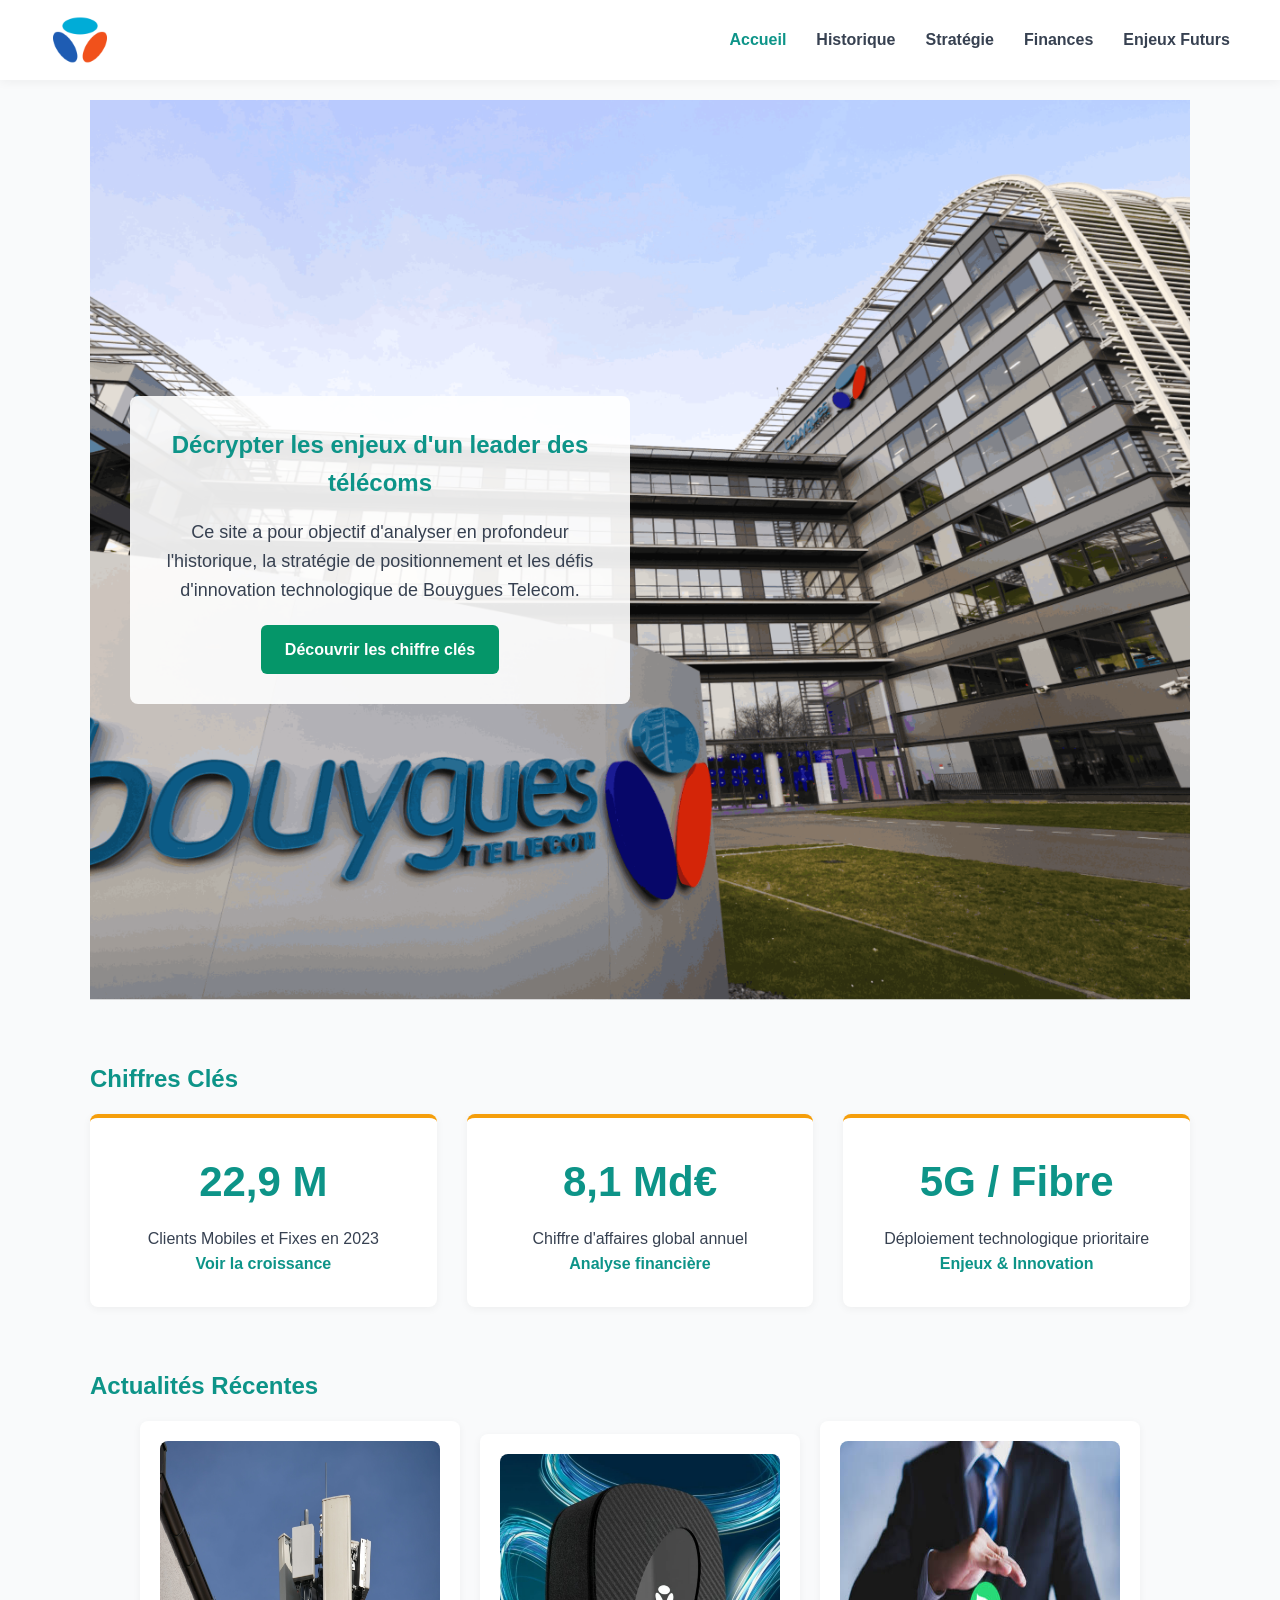
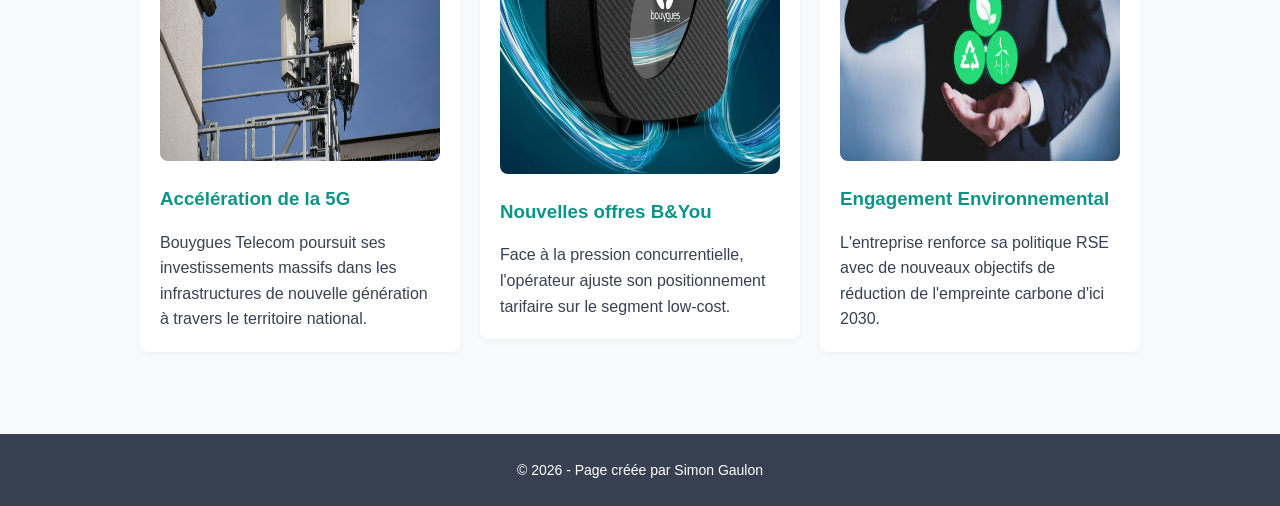
<file: index.html>
<!DOCTYPE html>
<html lang="fr">
<head>
    <meta charset="UTF-8">
    <meta name="viewport" content="width=device-width, initial-scale=1.0">
    <title>Accueil  - Bouygues Telecom</title>
    <link rel="stylesheet" href="style.css">
    <link rel="icon" type="image/x-icon" href="./Bouygues.ico">
</head>
<body>

    <header>
        <div class="logo">
            <img src="./bouygues-telecom-logo.png" alt="Logo de Bouygues Telecom" width="60" height="60">
        </div>        
        <nav>
            <ul>
                <li><a href="index.html" class="active">Accueil</a></li>
                <li><a href="histoire.html">Historique</a></li>
                <li><a href="strategie.html">Stratégie</a></li>
                <li><a href="finances.html">Finances</a></li>
                <li><a href="enjeux.html">Enjeux Futurs</a></li>
            </ul>
        </nav>
    </header>

    <main>

        <section class="hero">
            <div class="hero-message">
                <h1>Décrypter les enjeux d'un leader des télécoms</h1>
                <p style="color:#374151;">Ce site a pour objectif d'analyser en profondeur l'historique, la stratégie de positionnement et les défis d'innovation technologique de Bouygues Telecom.</p>
                <a href="#chiffres-cles" class="btn">Découvrir les chiffre clés</a>
            </div>
        </section>

        <section id="chiffres-cles">
            <h2>Chiffres Clés</h2>
            <div class="key-figures-container">
                <div class="figure-card">
                    <div class="number">22,9 M</div>
                    <p>Clients Mobiles et Fixes en 2023</p>
                    <a href="#" class="text-link">Voir la croissance</a>
                </div>
                <div class="figure-card">
                    <div class="number">8,1 Md€</div>
                    <p>Chiffre d'affaires global annuel</p>
                    <a href="#" class="text-link">Analyse financière</a>
                </div>
                <div class="figure-card">
                    <div class="number">5G / Fibre</div>
                    <p>Déploiement technologique prioritaire</p>
                    <a href="#" class="text-link">Enjeux & Innovation</a>
                </div>
            </div>
        </section>

        <section id="actualites">
            <h2>Actualités Récentes</h2>
            <div class="news-carousel">
                <div class="news-item">
                    <img src="./actualite-5g.jpg" class="news-img" alt="Stratégie 5G" loading="lazy">
                    <h3>Accélération de la 5G</h3>
                    <p>Bouygues Telecom poursuit ses investissements massifs dans les infrastructures de nouvelle génération à travers le territoire national.</p>
                </div>
                <div class="news-item">
                    <img src="./actualite-byou.jpg" class="news-img" alt="Offres B&You" loading="lazy">
                    <h3>Nouvelles offres B&You</h3>
                    <p>Face à la pression concurrentielle, l'opérateur ajuste son positionnement tarifaire sur le segment low-cost.</p>
                </div>
                <div class="news-item">
                    <img src="./actualite-rse.jpg" class="news-img" alt="Initiatives RSE" loading="lazy">
                    <h3>Engagement Environnemental</h3>
                    <p>L'entreprise renforce sa politique RSE avec de nouveaux objectifs de réduction de l'empreinte carbone d'ici 2030.</p>
                </div>
            </div>
        </section>
    </main>

    <footer>
         <p>&copy; 2026 - Page créée par Simon Gaulon</p>
    </footer>

</body>
</html>
</file>
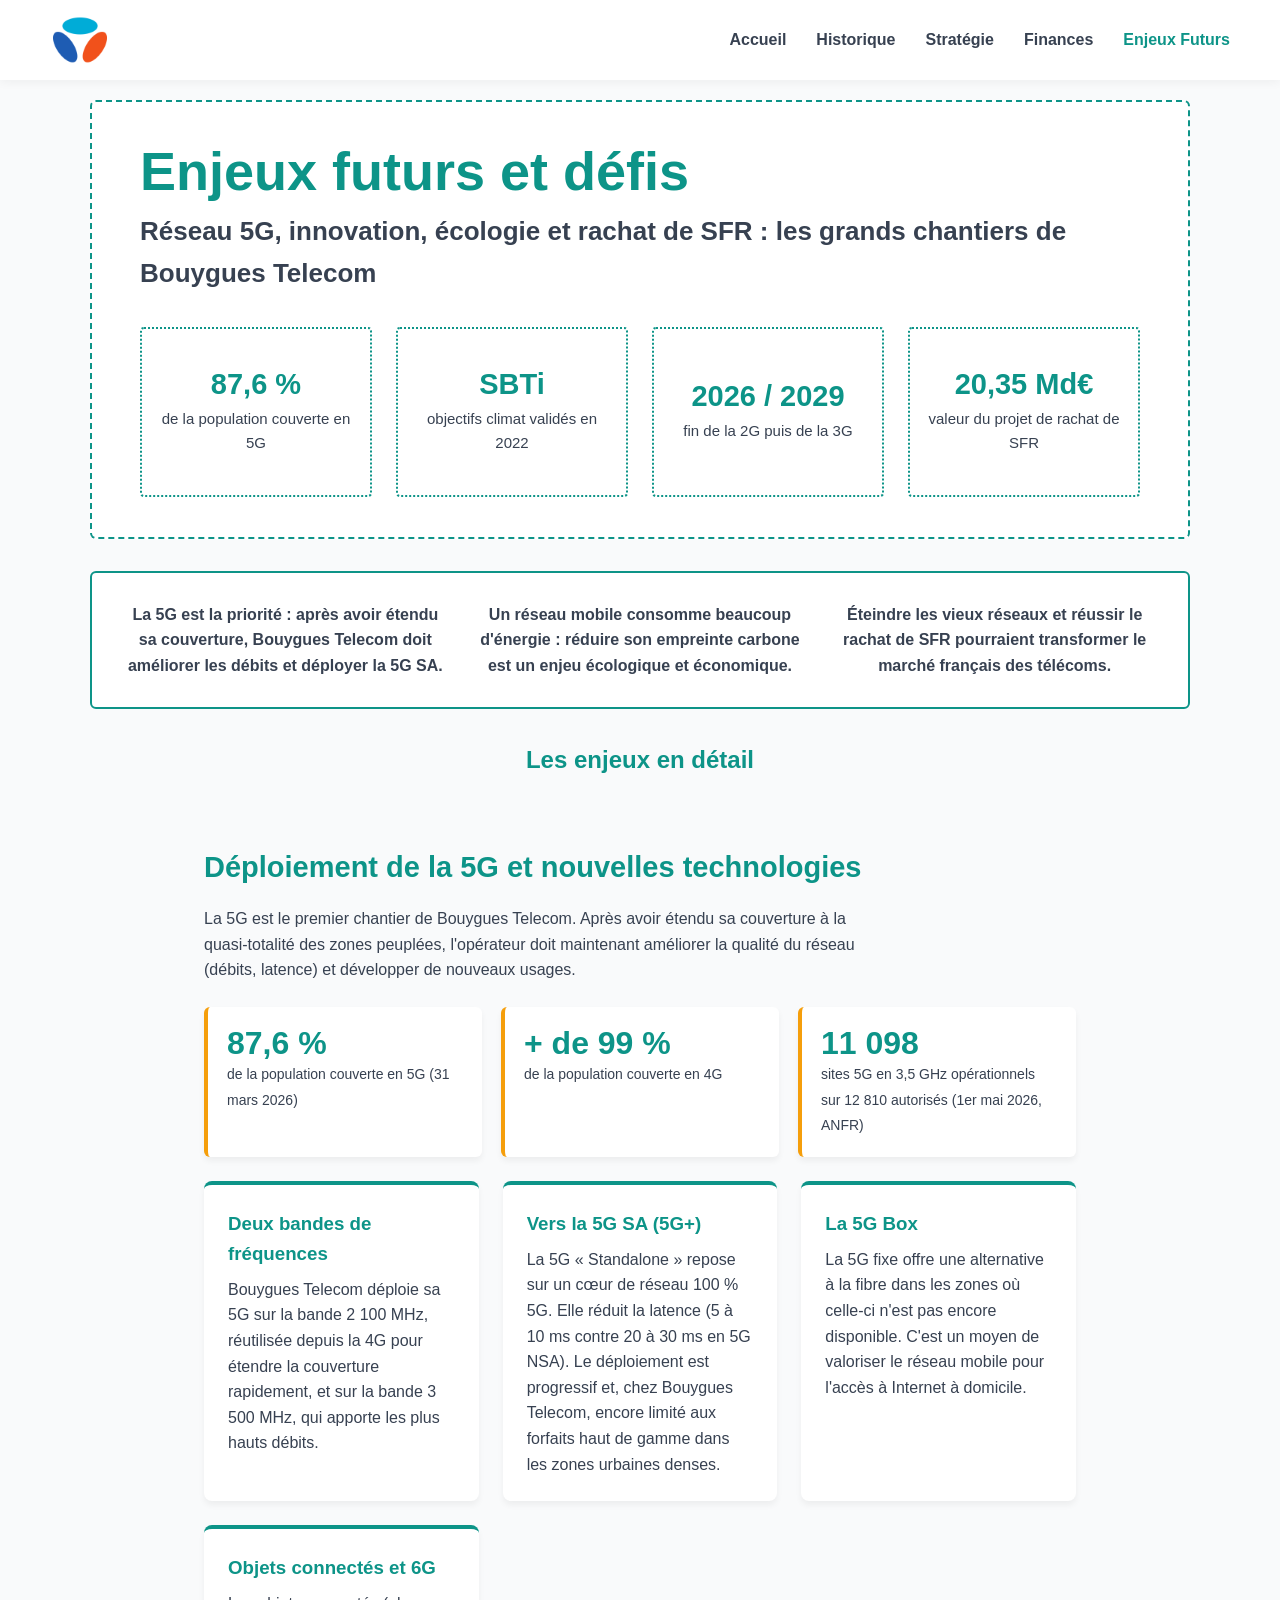
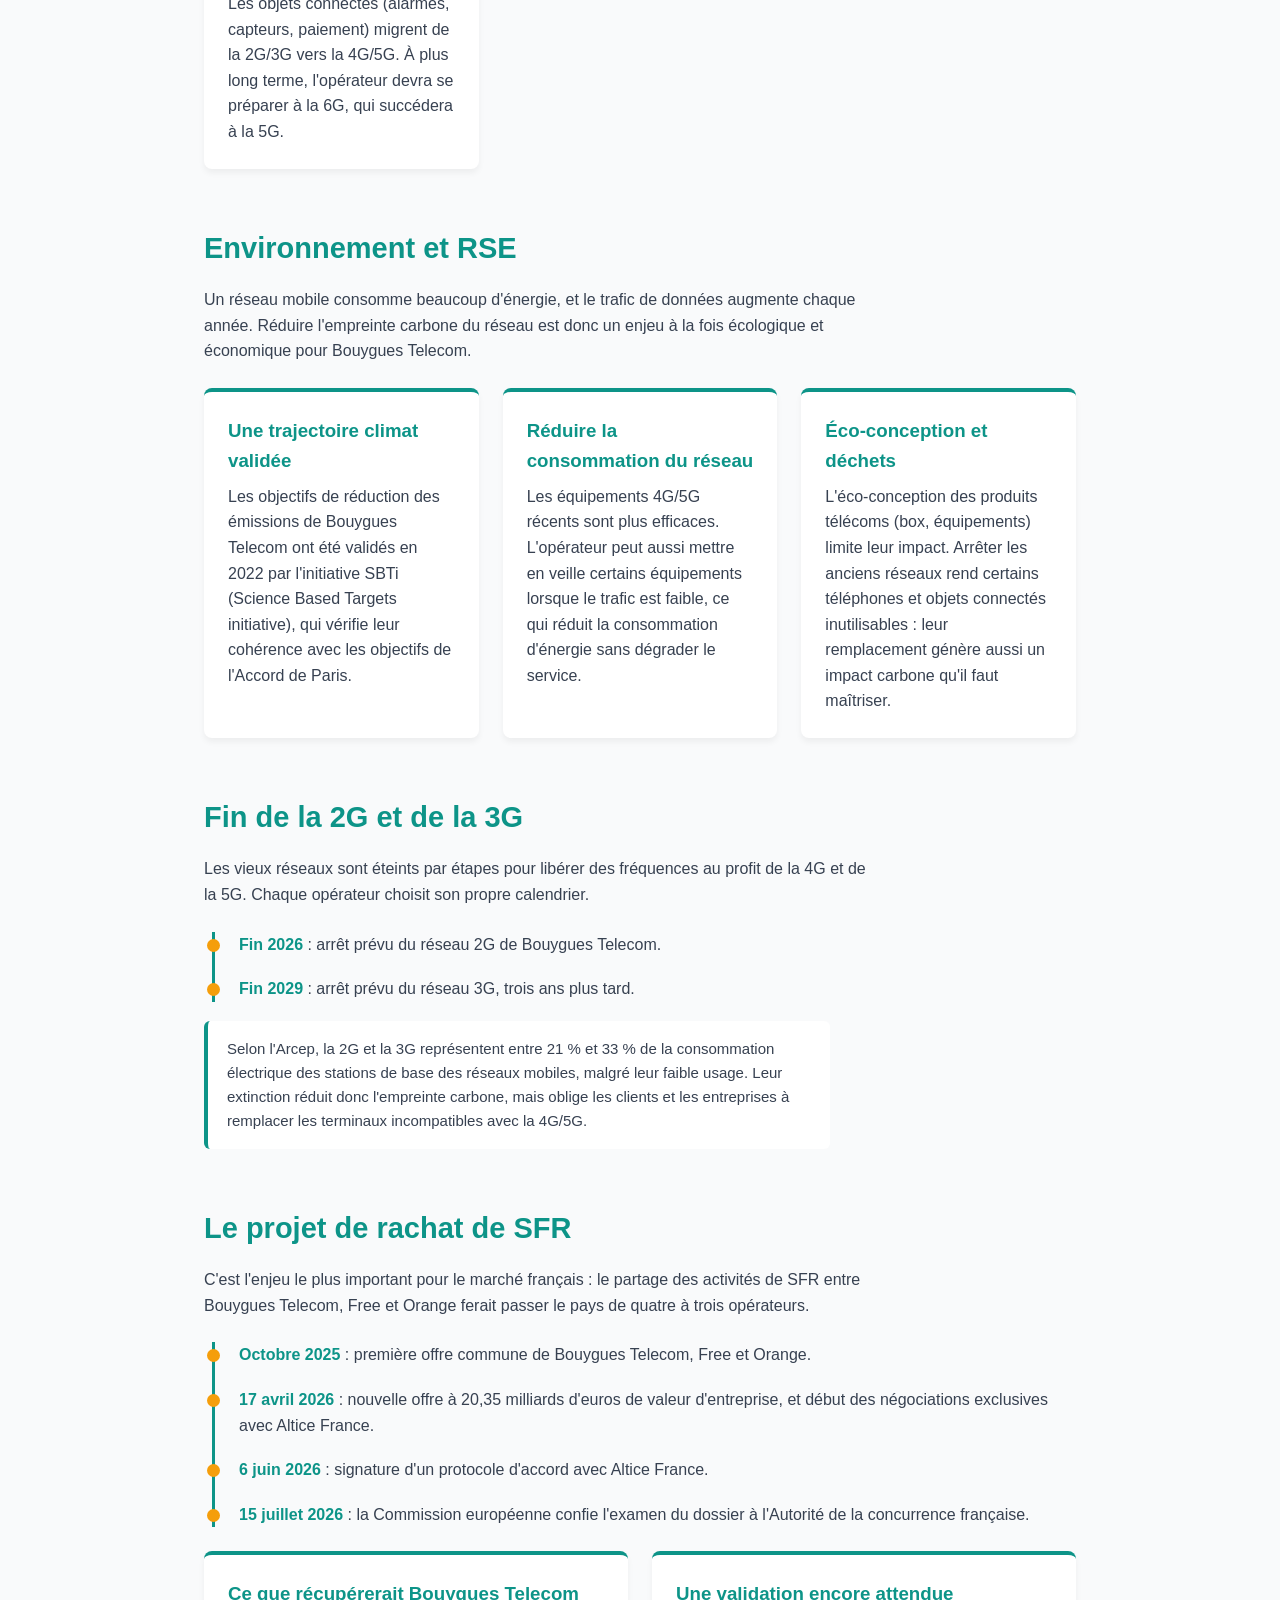
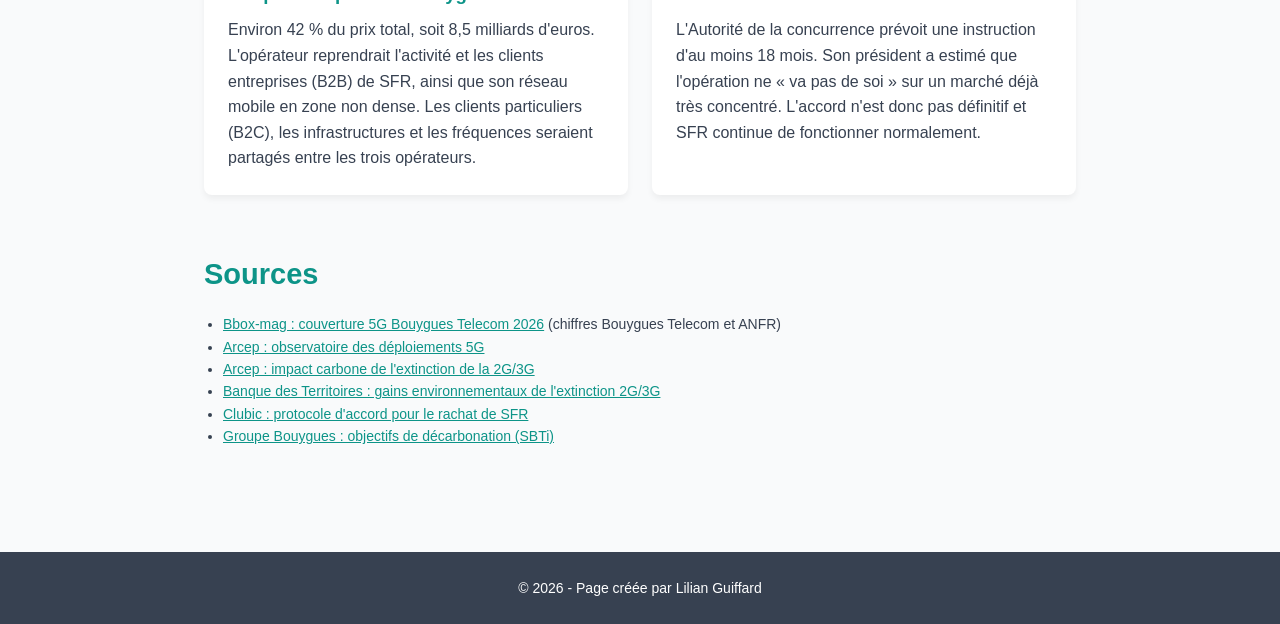
<file: enjeux.html>
<!DOCTYPE html>
<html lang="fr">
<head>
    <meta charset="UTF-8">
    <meta name="viewport" content="width=device-width, initial-scale=1.0">
    <title>Enjeux Futurs - Bouygues Telecom</title>
    <link rel="stylesheet" href="style.css">
    <link rel="icon" type="image/x-icon" href="./Bouygues.ico">

    
    <style>
        .enjeux-wrap {
            max-width: 1000px;
            margin: 0 auto;
            padding: 48px 5% 16px;
        }

        .enjeux-wrap section {
            margin-bottom: 56px;
        }

        .enjeux-wrap h2 {
            color: var(--primary-color);
            font-size: 29px;
            margin-bottom: 16px;
        }

        .enjeux-wrap h3 {
            color: var(--primary-color);
            margin-bottom: 8px;
        }

        .enjeux-wrap p {
            margin-bottom: 16px;
            max-width: 75ch;
        }

        
        .intro-panel {
            max-width: 1100px;
            margin: 100px auto 0;
            padding: 40px 48px;
            background: #fff;
            border: 2px dashed var(--primary-color);
            border-radius: 6px;
            width: 90%;
        }

        .intro-panel h1 {
            font-size: clamp(32px, 5vw, 54px);
            line-height: 1.1;
            color: var(--primary-color);
            margin-bottom: 10px;
        }

        .intro-panel .sous-titre {
            font-size: clamp(18px, 2.5vw, 26px);
            font-weight: 700;
            margin-bottom: 32px;
        }

        
        .tuiles {
            display: grid;
            grid-template-columns: repeat(4, 1fr);
            gap: 24px;
        }

        .tuile {
            display: flex;
            flex-direction: column;
            justify-content: center;
            align-items: center;
            text-align: center;
            min-height: 170px;
            padding: 16px;
            border: 2px dotted var(--primary-color);
            border-radius: 4px;
            color: var(--text-color);
            text-decoration: none;
            transition: box-shadow 0.25s, transform 0.25s;
        }

        .tuile:hover,
        .tuile:focus-visible {
            box-shadow: 0 8px 24px rgba(0, 85, 164, 0.18);
            transform: translateY(-3px);
        }

        .tuile strong {
            font-size: 29px;
            color: var(--primary-color);
            line-height: 1.1;
        }

        .tuile span {
            font-size: 15px;
            margin-top: 6px;
        }

        
        .trio {
            max-width: 1100px;
            width: 90%;
            margin: 32px auto 0;
            padding: 29px 32px;
            background: #fff;
            border: 2px solid var(--primary-color);
            border-radius: 6px;
            display: grid;
            grid-template-columns: repeat(3, 1fr);
            gap: 32px;
            text-align: center;
            font-weight: 700;
        }

        .trio p {
            margin: 0;
        }

        .detail-titre {
            text-align: center;
            margin-top: 32px;
            color: var(--primary-color);
        }



        
        .chiffres {
            display: grid;
            grid-template-columns: repeat(auto-fit, minmax(200px, 1fr));
            gap: 19px;
            margin: 24px 0;
        }

        .chiffre {
            background: #fff;
            border-left: 4px solid var(--accent-color);
            border-radius: 6px;
            padding: 19px;
            box-shadow: 0 4px 6px rgba(0, 0, 0, 0.05);
        }

        .chiffre strong {
            display: block;
            font-size: 32px;
            color: var(--primary-color);
            line-height: 1.1;
        }

        .chiffre span {
            font-size: 14px;
        }

        
        .grille {
            display: grid;
            grid-template-columns: repeat(auto-fit, minmax(260px, 1fr));
            gap: 24px;
            margin-top: 24px;
        }

        .grille .card {
            max-width: none;
            padding: 24px;
        }

        .grille .card p {
            margin-bottom: 0;
        }

        
        .frise {
            list-style: none;
            border-left: 3px solid var(--primary-color);
            margin: 24px 0 16px 8px;
            padding-left: 24px;
        }

        .frise li {
            position: relative;
            margin-bottom: 19px;
        }

        .frise li::before {
            content: "";
            position: absolute;
            left: calc(-24px - 8px);
            top: 7px;
            width: 13px;
            height: 13px;
            border-radius: 50%;
            background: var(--accent-color);
        }

        .frise time {
            font-weight: 700;
            color: var(--primary-color);
        }

        .note {
            background: #fff;
            border-radius: 6px;
            padding: 16px 19px;
            border-left: 4px solid var(--primary-color);
            font-size: 15px;
            max-width: 75ch;
        }

        .sources ul {
            padding-left: 19px;
            font-size: 14px;
        }

        .sources a {
            color: var(--primary-color);
        }

        
        .btn {
            transition: box-shadow 0.25s, transform 0.25s;
        }

        .btn:hover {
            background: var(--accent-color);
            box-shadow: 0 8px 24px rgba(255, 90, 0, 0.35);
            transform: translateY(-3px);
        }

    </style>
</head>
<body>

    <header>
        <div class="logo">
            <img src="./bouygues-telecom-logo.png" width="60" height="60" alt="Logo Bouygues Telecom">
        </div>
        <nav>
            <ul>
                <li><a href="index.html">Accueil</a></li>
                <li><a href="histoire.html">Historique</a></li>
                <li><a href="strategie.html">Stratégie</a></li>
                <li><a href="finances.html">Finances</a></li>
                <li><a href="enjeux.html" class="active">Enjeux Futurs</a></li>
            </ul>
        </nav>
    </header>

    <div class="intro-panel">
        <h1>Enjeux futurs et défis</h1>
        <p class="sous-titre">Réseau 5G, innovation, écologie et rachat de SFR : les grands chantiers de Bouygues Telecom</p>
        <div class="tuiles">
            <a class="tuile" href="#5g"><strong>87,6 %</strong><span>de la population couverte en 5G</span></a>
            <a class="tuile" href="#rse"><strong>SBTi</strong><span>objectifs climat validés en 2022</span></a>
            <a class="tuile" href="#reseaux"><strong>2026 / 2029</strong><span>fin de la 2G puis de la 3G</span></a>
            <a class="tuile" href="#sfr"><strong>20,35 Md€</strong><span>valeur du projet de rachat de SFR</span></a>
        </div>
    </div>

    <div class="trio">
        <p>La 5G est la priorité : après avoir étendu sa couverture, Bouygues Telecom doit améliorer les débits et déployer la 5G SA.</p>
        <p>Un réseau mobile consomme beaucoup d'énergie : réduire son empreinte carbone est un enjeu écologique et économique.</p>
        <p>Éteindre les vieux réseaux et réussir le rachat de SFR pourraient transformer le marché français des télécoms.</p>
    </div>

    <h2 class="detail-titre">Les enjeux en détail</h2>

    <main class="enjeux-wrap">

        
        <section id="5g">
            <h2>Déploiement de la 5G et nouvelles technologies</h2>
            <p>La 5G est le premier chantier de Bouygues Telecom. Après avoir étendu sa couverture à la quasi-totalité des zones peuplées, l'opérateur doit maintenant améliorer la qualité du réseau (débits, latence) et développer de nouveaux usages.</p>

            <div class="chiffres">
                <div class="chiffre">
                    <strong>87,6 %</strong>
                    <span>de la population couverte en 5G (31 mars 2026)</span>
                </div>
                <div class="chiffre">
                    <strong>+ de 99 %</strong>
                    <span>de la population couverte en 4G</span>
                </div>
                <div class="chiffre">
                    <strong>11 098</strong>
                    <span>sites 5G en 3,5 GHz opérationnels sur 12 810 autorisés (1er mai 2026, ANFR)</span>
                </div>
            </div>

            <div class="grille">
                <div class="card">
                    <h3>Deux bandes de fréquences</h3>
                    <p>Bouygues Telecom déploie sa 5G sur la bande 2 100 MHz, réutilisée depuis la 4G pour étendre la couverture rapidement, et sur la bande 3 500 MHz, qui apporte les plus hauts débits.</p>
                </div>
                <div class="card">
                    <h3>Vers la 5G SA (5G+)</h3>
                    <p>La 5G « Standalone » repose sur un cœur de réseau 100 % 5G. Elle réduit la latence (5 à 10 ms contre 20 à 30 ms en 5G NSA). Le déploiement est progressif et, chez Bouygues Telecom, encore limité aux forfaits haut de gamme dans les zones urbaines denses.</p>
                </div>
                <div class="card">
                    <h3>La 5G Box</h3>
                    <p>La 5G fixe offre une alternative à la fibre dans les zones où celle-ci n'est pas encore disponible. C'est un moyen de valoriser le réseau mobile pour l'accès à Internet à domicile.</p>
                </div>
                <div class="card">
                    <h3>Objets connectés et 6G</h3>
                    <p>Les objets connectés (alarmes, capteurs, paiement) migrent de la 2G/3G vers la 4G/5G. À plus long terme, l'opérateur devra se préparer à la 6G, qui succédera à la 5G.</p>
                </div>
            </div>
        </section>

        
        <section id="rse">
            <h2>Environnement et RSE</h2>
            <p>Un réseau mobile consomme beaucoup d'énergie, et le trafic de données augmente chaque année. Réduire l'empreinte carbone du réseau est donc un enjeu à la fois écologique et économique pour Bouygues Telecom.</p>

            <div class="grille">
                <div class="card">
                    <h3>Une trajectoire climat validée</h3>
                    <p>Les objectifs de réduction des émissions de Bouygues Telecom ont été validés en 2022 par l'initiative SBTi (Science Based Targets initiative), qui vérifie leur cohérence avec les objectifs de l'Accord de Paris.</p>
                </div>
                <div class="card">
                    <h3>Réduire la consommation du réseau</h3>
                    <p>Les équipements 4G/5G récents sont plus efficaces. L'opérateur peut aussi mettre en veille certains équipements lorsque le trafic est faible, ce qui réduit la consommation d'énergie sans dégrader le service.</p>
                </div>
                <div class="card">
                    <h3>Éco-conception et déchets</h3>
                    <p>L'éco-conception des produits télécoms (box, équipements) limite leur impact. Arrêter les anciens réseaux rend certains téléphones et objets connectés inutilisables : leur remplacement génère aussi un impact carbone qu'il faut maîtriser.</p>
                </div>
            </div>
        </section>

        
        <section id="reseaux">
            <h2>Fin de la 2G et de la 3G</h2>
            <p>Les vieux réseaux sont éteints par étapes pour libérer des fréquences au profit de la 4G et de la 5G. Chaque opérateur choisit son propre calendrier.</p>

            <ul class="frise">
                <li><time datetime="2026">Fin 2026</time> : arrêt prévu du réseau 2G de Bouygues Telecom.</li>
                <li><time datetime="2029">Fin 2029</time> : arrêt prévu du réseau 3G, trois ans plus tard.</li>
            </ul>

            <p class="note">Selon l'Arcep, la 2G et la 3G représentent entre 21 % et 33 % de la consommation électrique des stations de base des réseaux mobiles, malgré leur faible usage. Leur extinction réduit donc l'empreinte carbone, mais oblige les clients et les entreprises à remplacer les terminaux incompatibles avec la 4G/5G.</p>
        </section>

        <section id="sfr">
            <h2>Le projet de rachat de SFR</h2>
            <p>C'est l'enjeu le plus important pour le marché français : le partage des activités de SFR entre Bouygues Telecom, Free et Orange ferait passer le pays de quatre à trois opérateurs.</p>

            <ul class="frise">
                <li><time datetime="2025-10">Octobre 2025</time> : première offre commune de Bouygues Telecom, Free et Orange.</li>
                <li><time datetime="2026-04-17">17 avril 2026</time> : nouvelle offre à 20,35 milliards d'euros de valeur d'entreprise, et début des négociations exclusives avec Altice France.</li>
                <li><time datetime="2026-06-06">6 juin 2026</time> : signature d'un protocole d'accord avec Altice France.</li>
                <li><time datetime="2026-07-15">15 juillet 2026</time> : la Commission européenne confie l'examen du dossier à l'Autorité de la concurrence française.</li>
            </ul>

            <div class="grille">
                <div class="card">
                    <h3>Ce que récupérerait Bouygues Telecom</h3>
                    <p>Environ 42 % du prix total, soit 8,5 milliards d'euros. L'opérateur reprendrait l'activité et les clients entreprises (B2B) de SFR, ainsi que son réseau mobile en zone non dense. Les clients particuliers (B2C), les infrastructures et les fréquences seraient partagés entre les trois opérateurs.</p>
                </div>
                <div class="card">
                    <h3>Une validation encore attendue</h3>
                    <p>L'Autorité de la concurrence prévoit une instruction d'au moins 18 mois. Son président a estimé que l'opération ne « va pas de soi » sur un marché déjà très concentré. L'accord n'est donc pas définitif et SFR continue de fonctionner normalement.</p>
                </div>
            </div>
        </section>

        <section class="sources">
            <h2>Sources</h2>
            <ul>
                <li><a href="https://www.bbox-mag.fr/mobiles/reseau/couverture-5g-bouygues-telecom-2026/44819031">Bbox-mag : couverture 5G Bouygues Telecom 2026</a> (chiffres Bouygues Telecom et ANFR)</li>
                <li><a href="https://www.arcep.fr/cartes-et-donnees/nos-cartes/5g/derniers-chiffres.html">Arcep : observatoire des déploiements 5G</a></li>
                <li><a href="https://www.arcep.fr/actualites/actualites-et-communiques/detail/n/environnement-110923.html">Arcep : impact carbone de l'extinction de la 2G/3G</a></li>
                <li><a href="https://www.banquedesterritoires.fr/lextinction-de-la-2g3g-pourrait-generer-des-gains-environnementaux-substantiels">Banque des Territoires : gains environnementaux de l'extinction 2G/3G</a></li>
                <li><a href="https://www.clubic.com/actualite-615757-grosse-avancee-pour-le-rachat-de-sfr-free-orange-bouygues-telecom-tombent-d-accord-avec-altice-les-details.html">Clubic : protocole d'accord pour le rachat de SFR</a></li>
                <li><a href="https://www.bouygues.com/app/uploads/2024/03/reponses-aux-questions-ecrites-des-actionnairesannexes_vf-1-1.pdf">Groupe Bouygues : objectifs de décarbonation (SBTi)</a></li>
            </ul>
        </section>

    </main>

    <footer>
        <p>&copy; 2026 - Page créée par Lilian Guiffard</p>
    </footer>

</body>
</html>
</file>
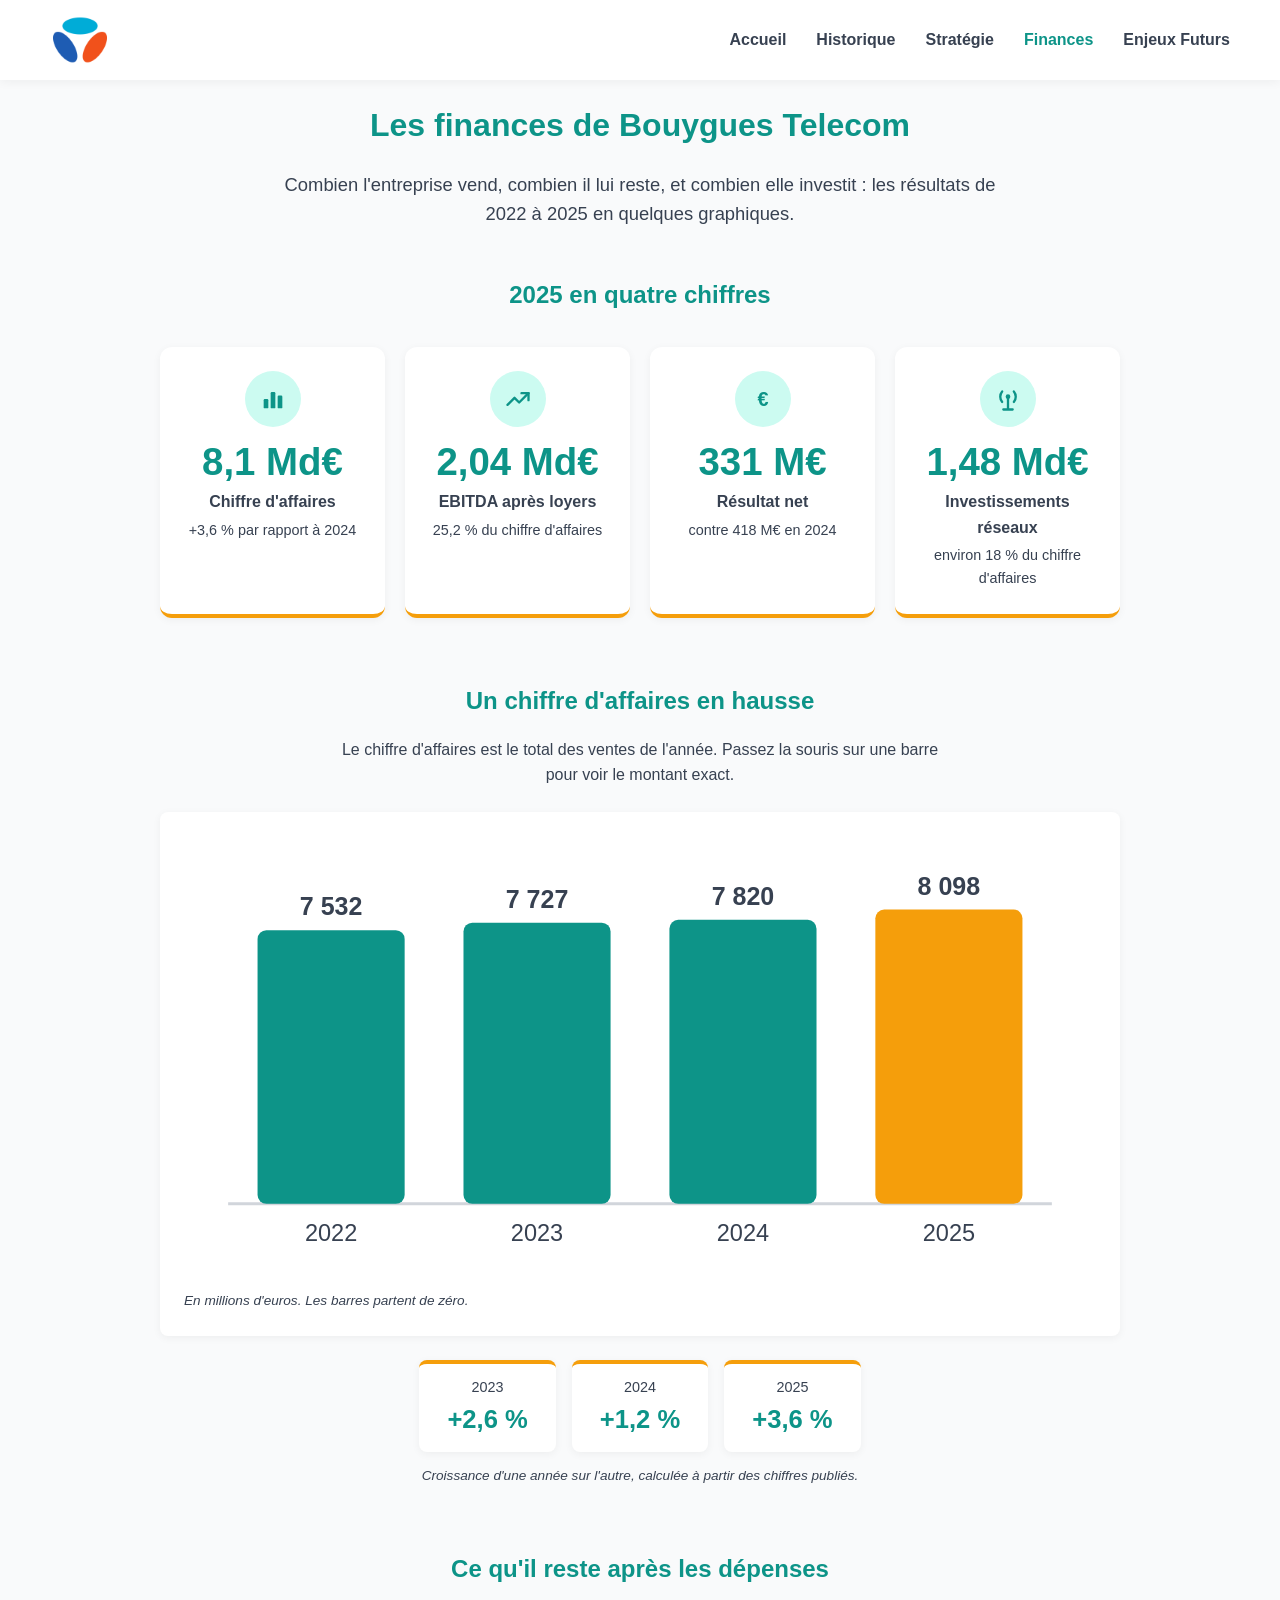
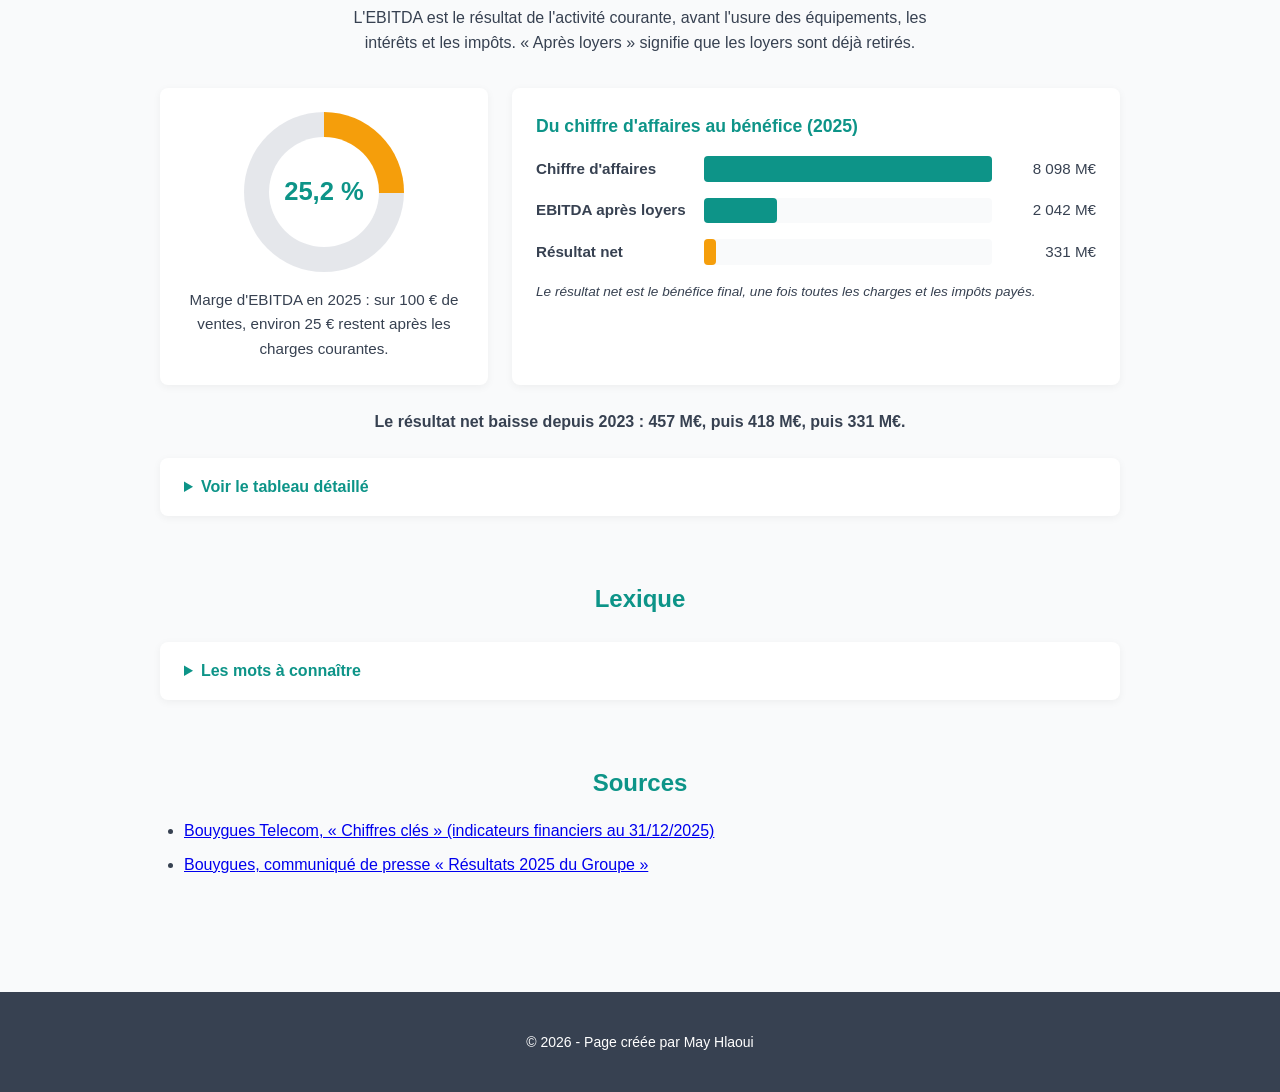
<file: finances.html>
<!DOCTYPE html>
<html lang="fr">
<head>
    <meta charset="UTF-8">
    <meta name="viewport" content="width=device-width, initial-scale=1.0">
    <title>Finances  - Bouygues Telecom</title>
    <link rel="stylesheet" href="finances.css">
    <link rel="icon" type="image/x-icon" href="./Bouygues.ico">
</head>
<body>

    <header>
        <div class="logo">
            <img src="./bouygues-telecom-logo.png"
                 width="60"
                 height="60"
                 alt="Logo Bouygues Telecom">
        </div>

        <nav>
            <ul>
                <li><a href="index.html">Accueil</a></li>
                <li><a href="histoire.html">Historique</a></li>
                <li><a href="strategie.html">Stratégie</a></li>
                <li><a href="finances.html" class="active">Finances</a></li>
                <li><a href="enjeux.html">Enjeux Futurs</a></li>
            </ul>
        </nav>
    </header>
    <main class="page-finances">

        <h1>Les finances de Bouygues Telecom</h1>
        <p class="intro">Combien l'entreprise vend, combien il lui reste, et combien elle investit : les résultats de 2022 à 2025 en quelques graphiques.</p>
        <section id="chiffres-cles">
            <h2>2025 en quatre chiffres</h2>
            <div class="stats">

                <div class="stat">
                    <div class="stat-icone">
                        <svg viewBox="0 0 24 24" aria-hidden="true"><rect x="4" y="12" width="4" height="8" rx="1"></rect><rect x="10" y="6" width="4" height="14" rx="1"></rect><rect x="16" y="9" width="4" height="11" rx="1"></rect></svg>
                    </div>
                    <div class="stat-chiffre">8,1 Md€</div>
                    <div class="stat-titre">Chiffre d'affaires</div>
                    <div class="stat-detail">+3,6 % par rapport à 2024</div>
                </div>

                <div class="stat">
                    <div class="stat-icone">
                        <svg viewBox="0 0 24 24" aria-hidden="true"><polyline points="3,17 9,11 13,15 21,7" class="trait"></polyline><polyline points="15,7 21,7 21,13" class="trait"></polyline></svg>
                    </div>
                    <div class="stat-chiffre">2,04 Md€</div>
                    <div class="stat-titre">EBITDA après loyers</div>
                    <div class="stat-detail">25,2 % du chiffre d'affaires</div>
                </div>

                <div class="stat">
                    <div class="stat-icone">
                        <svg viewBox="0 0 24 24" aria-hidden="true"><text x="12" y="18" text-anchor="middle" font-size="17" font-weight="bold">€</text></svg>
                    </div>
                    <div class="stat-chiffre">331 M€</div>
                    <div class="stat-titre">Résultat net</div>
                    <div class="stat-detail">contre 418 M€ en 2024</div>
                </div>

                <div class="stat">
                    <div class="stat-icone">
                        <svg viewBox="0 0 24 24" aria-hidden="true"><circle cx="12" cy="10" r="2"></circle><path d="M7 5.5a7 7 0 0 0 0 9M17 5.5a7 7 0 0 1 0 9M12 12v9M8 21h8" class="trait"></path></svg>
                    </div>
                    <div class="stat-chiffre">1,48 Md€</div>
                    <div class="stat-titre">Investissements réseaux</div>
                    <div class="stat-detail">environ 18 % du chiffre d'affaires</div>
                </div>

            </div>
        </section>

        <section id="chiffre-affaires">
            <h2>Un chiffre d'affaires en hausse</h2>
            <p class="legende-section">Le chiffre d'affaires est le total des ventes de l'année. Passez la souris sur une barre pour voir le montant exact.</p>

            <div class="carte graphique">
                <svg viewBox="0 0 620 300" role="img" aria-labelledby="titre-ca">
                    <title id="titre-ca">Chiffre d'affaires de Bouygues Telecom de 2022 à 2025, en millions d'euros</title>
                    <line x1="30" y1="250" x2="590" y2="250" class="axe"></line>

                    <rect x="50" y="64" width="100" height="186" rx="6" class="bar"><title>2022 : 7 532 M€</title></rect>
                    <rect x="190" y="59" width="100" height="191" rx="6" class="bar"><title>2023 : 7 727 M€</title></rect>
                    <rect x="330" y="57" width="100" height="193" rx="6" class="bar"><title>2024 : 7 820 M€</title></rect>
                    <rect x="470" y="50" width="100" height="200" rx="6" class="bar bar-actuelle"><title>2025 : 8 098 M€</title></rect>

                    <text x="100" y="54" text-anchor="middle" class="valeur-svg">7 532</text>
                    <text x="240" y="49" text-anchor="middle" class="valeur-svg">7 727</text>
                    <text x="380" y="47" text-anchor="middle" class="valeur-svg">7 820</text>
                    <text x="520" y="40" text-anchor="middle" class="valeur-svg">8 098</text>

                    <text x="100" y="275" text-anchor="middle">2022</text>
                    <text x="240" y="275" text-anchor="middle">2023</text>
                    <text x="380" y="275" text-anchor="middle">2024</text>
                    <text x="520" y="275" text-anchor="middle">2025</text>
                </svg>
                <p class="note">En millions d'euros. Les barres partent de zéro.</p>
            </div>

            <div class="croissance">
                <div class="puce"><span class="puce-annee">2023</span><span class="puce-valeur">+2,6 %</span></div>
                <div class="puce"><span class="puce-annee">2024</span><span class="puce-valeur">+1,2 %</span></div>
                <div class="puce"><span class="puce-annee">2025</span><span class="puce-valeur">+3,6 %</span></div>
            </div>
            <p class="note centre">Croissance d'une année sur l'autre, calculée à partir des chiffres publiés.</p>
        </section>

        <section id="rentabilite">
            <h2>Ce qu'il reste après les dépenses</h2>
            <p class="legende-section">L'EBITDA est le résultat de l'activité courante, avant l'usure des équipements, les intérêts et les impôts. « Après loyers » signifie que les loyers sont déjà retirés.</p>

            <div class="duo">
                <div class="carte carte-donut">
                    <div class="donut" style="--p: 25.2;"><span>25,2 %</span></div>
                    <p class="legende-carte">Marge d'EBITDA en 2025 : sur 100 € de ventes, environ 25 € restent après les charges courantes.</p>
                </div>

                <div class="carte carte-entonnoir">
                    <h3>Du chiffre d'affaires au bénéfice (2025)</h3>
                    <div class="barre">
                        <span class="etiquette">Chiffre d'affaires</span>
                        <div class="piste"><div class="remplissage" style="width: 100%;"></div></div>
                        <span class="montant">8 098 M€</span>
                    </div>
                    <div class="barre">
                        <span class="etiquette">EBITDA après loyers</span>
                        <div class="piste"><div class="remplissage" style="width: 25.2%;"></div></div>
                        <span class="montant">2 042 M€</span>
                    </div>
                    <div class="barre">
                        <span class="etiquette">Résultat net</span>
                        <div class="piste"><div class="remplissage remplissage-accent" style="width: 4.1%;"></div></div>
                        <span class="montant">331 M€</span>
                    </div>
                    <p class="note">Le résultat net est le bénéfice final, une fois toutes les charges et les impôts payés.</p>
                </div>
            </div>

            <p class="constat">Le résultat net baisse depuis 2023 : 457 M€, puis 418 M€, puis 331 M€.</p>

            <details>
                <summary>Voir le tableau détaillé</summary>
                <table>
                    <caption>Chiffre d'affaires, EBITDA après loyers et marge (en millions d'euros)</caption>
                    <thead>
                        <tr>
                            <th scope="col">Année</th>
                            <th scope="col">Chiffre d'affaires</th>
                            <th scope="col">EBITDA après loyers</th>
                            <th scope="col">Marge d'EBITDA</th>
                            <th scope="col">Résultat net</th>
                        </tr>
                    </thead>
                    <tbody>
                        <tr><td>2022</td><td>7 532</td><td>1 773</td><td>23,5 %</td><td>-</td></tr>
                        <tr><td>2023</td><td>7 727</td><td>1 969</td><td>25,5 %</td><td>457</td></tr>
                        <tr><td>2024</td><td>7 820</td><td>2 037</td><td>26,0 %</td><td>418</td></tr>
                        <tr><td>2025</td><td>8 098</td><td>2 042</td><td>25,2 %</td><td>331</td></tr>
                    </tbody>
                </table>
                <p class="note">Marge = EBITDA ÷ chiffre d'affaires, calculée à partir des chiffres publiés.</p>
            </details>
        </section>

        <section id="lexique">
            <h2>Lexique</h2>
            <details>
                <summary>Les mots à connaître</summary>
                <dl>
                    <dt>EBITDA</dt>
                    <dd>Résultat de l'activité courante, avant amortissements, intérêts et impôts.</dd>
                    <dt>Marge d'EBITDA</dt>
                    <dd>L'EBITDA divisé par le chiffre d'affaires, en pourcentage.</dd>
                    <dt>Investissement d'exploitation brut</dt>
                    <dd>Argent dépensé pour construire ou renouveler les équipements. « Hors fréquences » : l'achat des fréquences radio n'est pas compté.</dd>
                    <dt>M€ et Md€</dt>
                    <dd>Millions et milliards d'euros. 1 Md€ = 1 000 M€.</dd>
                </dl>
            </details>
        </section>

        <section class="sources">
            <h2>Sources</h2>
            <ul>
                <li><a href="https://www.corporate.bouyguestelecom.fr/nous-connaitre-2/chiffres-cles/" class="text-link" target="_blank" rel="noopener">Bouygues Telecom, « Chiffres clés » (indicateurs financiers au 31/12/2025)</a></li>
                <li><a href="https://www.bouygues.com/app/uploads/2026/02/le-communique-de-presse.pdf" class="text-link" target="_blank" rel="noopener">Bouygues, communiqué de presse « Résultats 2025 du Groupe »</a></li>
            </ul>
        </section>

    </main>

    <footer>
        <p>&copy; 2026 - Page créée par May Hlaoui</p>
    </footer>

</body>
</html>
</file>
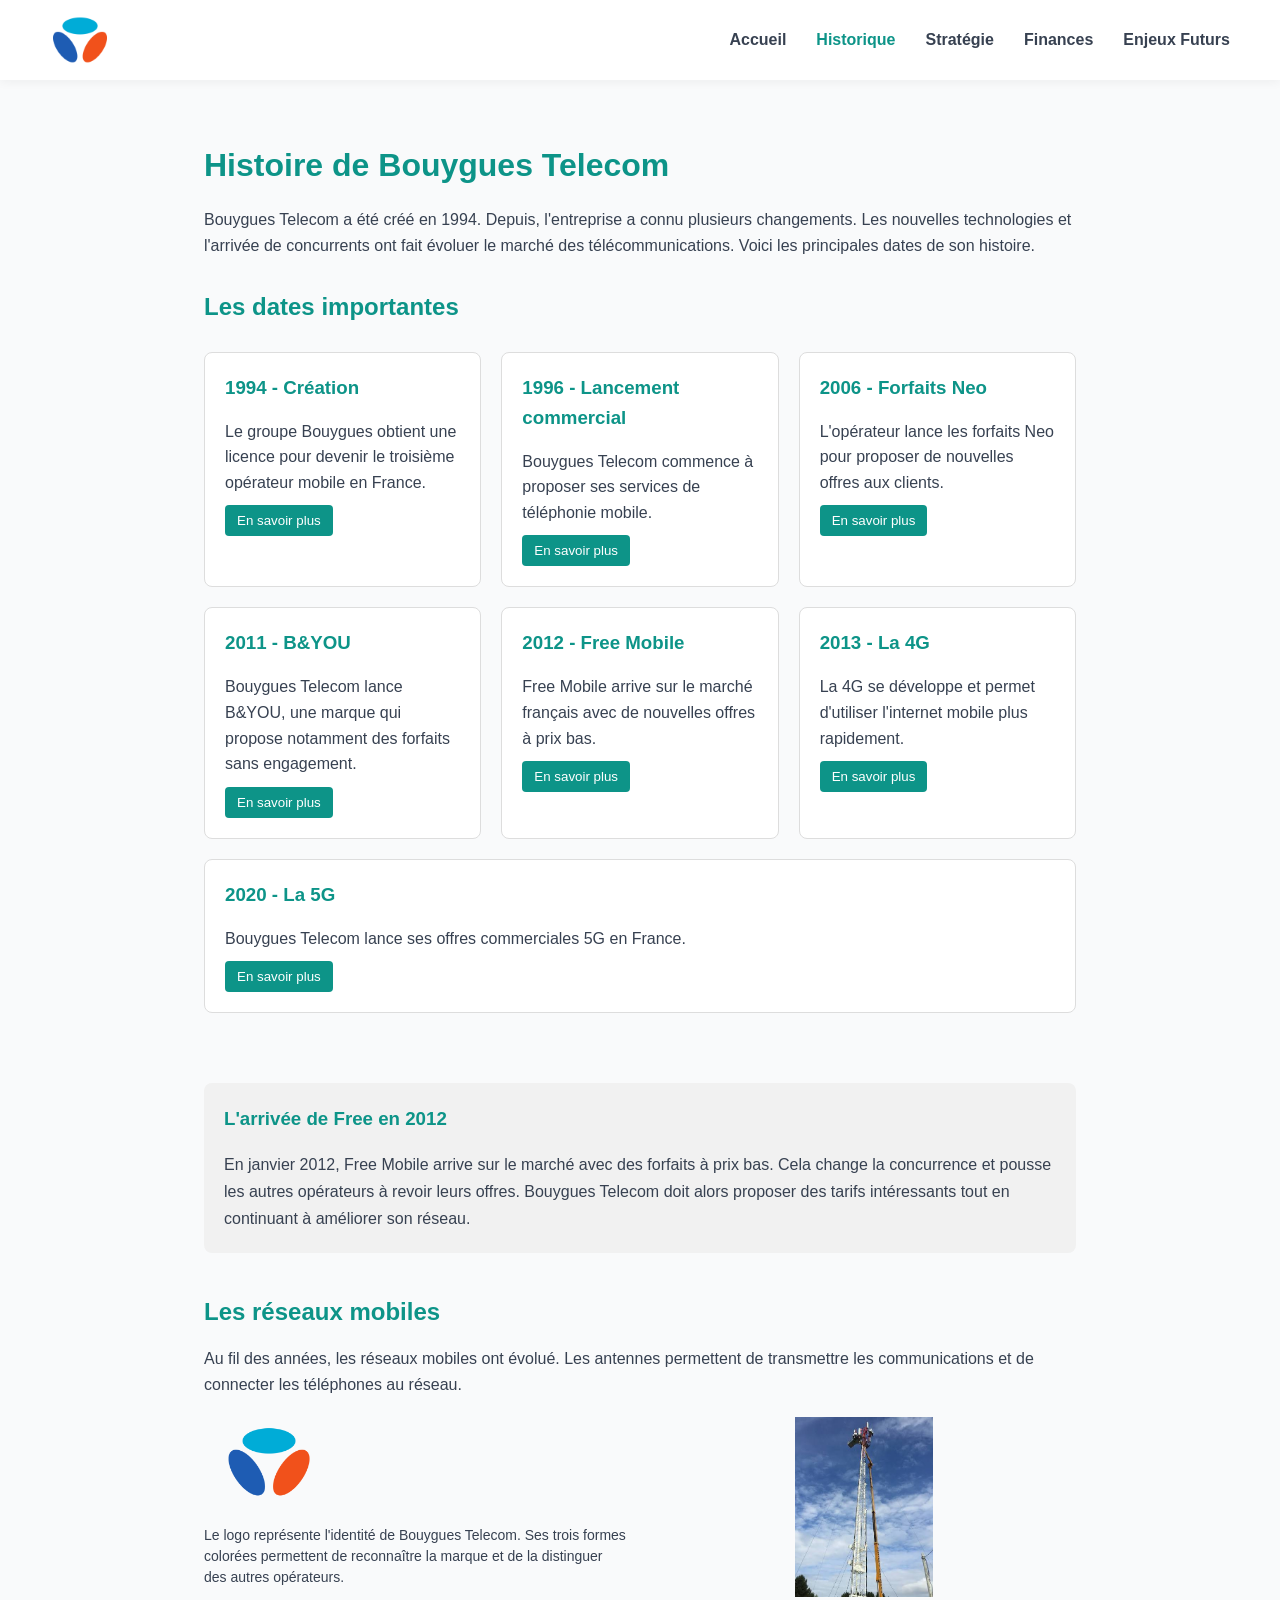
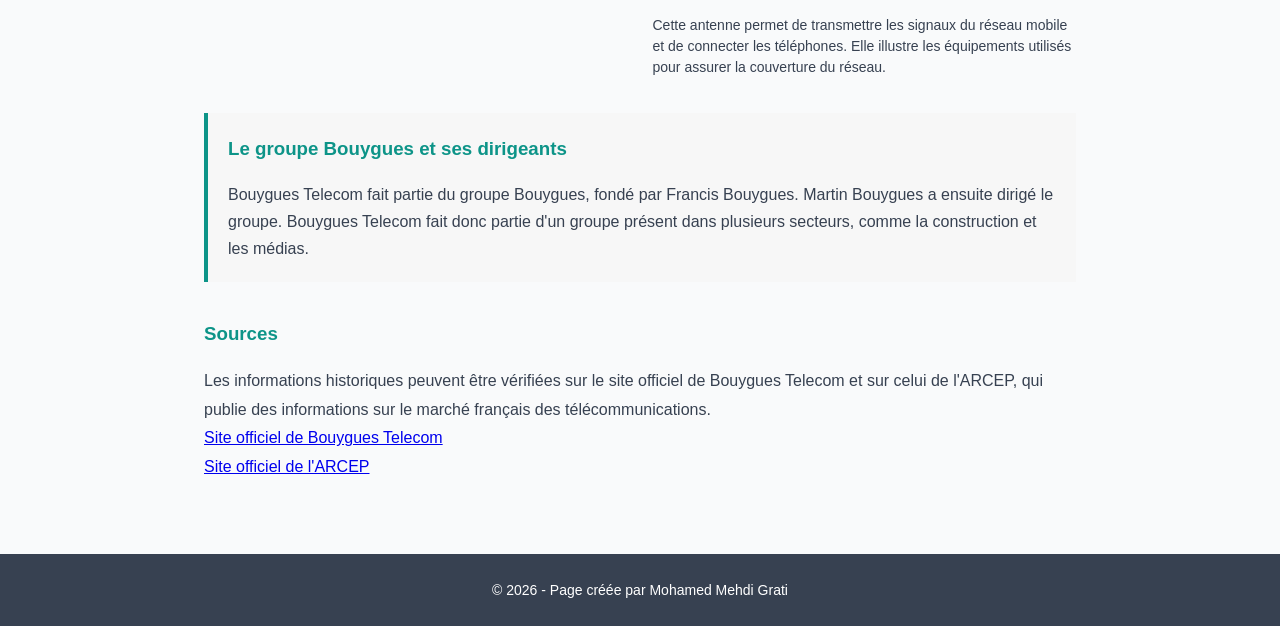
<file: histoire.html>
<!DOCTYPE html>
<html lang="fr">

<head>
    <meta charset="UTF-8">
    <meta name="viewport" content="width=device-width, initial-scale=1.0">
    <title>Historique - Bouygues Telecom</title>
    <link rel="stylesheet" href="style.css">
    <link rel="icon" type="image/x-icon" href="./Bouygues.ico">
    <style>
        .histoire {
            max-width: 1000px;
            margin: 100px auto 0;
            padding: 40px 5%;
        }

        .histoire h2 {
            color: var(--primary-color);
            margin-bottom: 15px;
        }

        .intro {
            line-height: 1.6;
            margin-bottom: 30px;
        }

        /* Les cases des dates */

        .frise {
            display: flex;
            flex-wrap: wrap;
            gap: 20px;
            margin-top: 25px;
            padding-bottom: 45px;
            position: relative;
        }

        .etape {
            flex: 1 1 250px;
            padding: 20px;
            border: 1px solid #ddd;
            border-radius: 8px;
            background-color: white;
        }

        .etape h3 {
            color: var(--primary-color);
            margin-top: 0;
        }

        .etape p {
            line-height: 1.6;
        }

        .etape button {
            padding: 8px 12px;
            margin-top: 10px;
            background-color: var(--primary-color);
            color: white;
            border: none;
            border-radius: 4px;
            cursor: pointer;
            transition: box-shadow 0.25s, transform 0.25s;
        }

        .etape button:hover {
            box-shadow: 0 8px 20px rgba(13, 148, 136, 0.35);
            transform: translateY(-3px);
        }

        .info {
            display: none;
            margin-top: 12px;
            padding: 10px;
            background-color: #f1f1f1;
            border-radius: 5px;
            line-height: 1.6;
        }

        /* La partie sur Free */

        .free {
            margin-top: 25px;
            padding: 20px;
            background-color: #f1f1f1;
            border-radius: 8px;
            line-height: 1.7;
        }

        .free h3 {
            color: var(--primary-color);
        }

        /* Les images */

        .archives {
            margin-top: 40px;
        }

        .photos {
            display: flex;
            flex-wrap: wrap;
            gap: 25px;
            margin-top: 20px;
        }

        .photo {
            flex: 1 1 280px;
            margin: 0;
        }

        .photo img {
            width: 100%;
            height: 180px;
            object-fit: contain;
            border-radius: 6px;
        }

        /* Le logo reste petit */

        .photo:first-child img {
            width: 130px;
            height: 90px;
            object-fit: contain;
        }

        .photo figcaption {
            margin-top: 10px;
            font-size: 14px;
            line-height: 1.5;
        }

        /* La partie sur les dirigeants */

        .dirigeants {
            margin-top: 35px;
            padding: 20px;
            background-color: #f7f7f7;
            border-left: 4px solid var(--primary-color);
            line-height: 1.7;
        }

        .dirigeants h3 {
            color: var(--primary-color);
        }

        /* Les sources */

        .sources {
            margin-top: 35px;
            line-height: 1.8;
        }

        /* Affichage sur telephone */

        @media screen and (max-width: 600px) {
            .frise {
                flex-direction: column;
                padding-bottom: 0;
            }

            .frise::after,
            .frise::before {
                display: none;
            }

            .photos {
                flex-direction: column;
            }

            .photo img {
                max-width: 100%;
            }
        }
    </style>
</head>

<body>

    <header>
        <div class="logo">
            <img src="./bouygues-telecom-logo.png"
                 width="60"
                 height="60"
                 alt="Logo Bouygues Telecom">
        </div>

        <nav>
            <ul>
                <li><a href="index.html">Accueil</a></li>
                <li><a href="histoire.html" class="active">Historique</a></li>
                <li><a href="strategie.html">Stratégie</a></li>
                <li><a href="finances.html">Finances</a></li>
                <li><a href="enjeux.html">Enjeux Futurs</a></li>
            </ul>
        </nav>
    </header>

    <main class="histoire">

        <h1>Histoire de Bouygues Telecom</h1>

        <p class="intro">
            Bouygues Telecom a été créé en 1994. Depuis, l'entreprise
            a connu plusieurs changements. Les nouvelles technologies
            et l'arrivée de concurrents ont fait évoluer le marché
            des télécommunications. Voici les principales dates
            de son histoire.
        </p>

        <h2>Les dates importantes</h2>

        <div class="frise">

            <div class="etape">
                <h3>1994 - Création</h3>

                <p>
                    Le groupe Bouygues obtient une licence pour devenir
                    le troisième opérateur mobile en France.
                </p>

                <button onclick="afficher('info1')">
                    En savoir plus
                </button>

                <div class="info" id="info1">
                    Bouygues Telecom entre sur un marché où deux
                    opérateurs sont déjà présents. L'entreprise doit
                    développer son réseau et trouver ses premiers clients.
                </div>
            </div>

            <div class="etape">
                <h3>1996 - Lancement commercial</h3>

                <p>
                    Bouygues Telecom commence à proposer ses services
                    de téléphonie mobile.
                </p>

                <button onclick="afficher('info2')">
                    En savoir plus
                </button>

                <div class="info" id="info2">
                    L'entreprise cherche à se faire connaître et à
                    développer la couverture de son réseau en France.
                </div>
            </div>

            <div class="etape">
                <h3>2006 - Forfaits Neo</h3>

                <p>
                    L'opérateur lance les forfaits Neo pour proposer
                    de nouvelles offres aux clients.
                </p>

                <button onclick="afficher('info3')">
                    En savoir plus
                </button>

                <div class="info" id="info3">
                    Ces forfaits permettent à Bouygues Telecom de se
                    différencier grâce aux formules proposées.
                </div>
            </div>

            <div class="etape">
                <h3>2011 - B&YOU</h3>

                <p>
                    Bouygues Telecom lance B&YOU, une marque qui propose
                    notamment des forfaits sans engagement.
                </p>

                <button onclick="afficher('info4')">
                    En savoir plus
                </button>

                <div class="info" id="info4">
                    Cette offre vise les personnes qui recherchent
                    des forfaits plus flexibles et des prix compétitifs.
                </div>
            </div>

            <div class="etape">
                <h3>2012 - Free Mobile</h3>

                <p>
                    Free Mobile arrive sur le marché français avec
                    de nouvelles offres à prix bas.
                </p>

                <button onclick="afficher('info5')">
                    En savoir plus
                </button>

                <div class="info" id="info5">
                    L'arrivée de Free renforce la concurrence entre
                    les opérateurs. Bouygues Telecom doit adapter
                    ses offres pour rester compétitif.
                </div>
            </div>

            <div class="etape">
                <h3>2013 - La 4G</h3>

                <p>
                    La 4G se développe et permet d'utiliser
                    l'internet mobile plus rapidement.
                </p>

                <button onclick="afficher('info6')">
                    En savoir plus
                </button>

                <div class="info" id="info6">
                    Les opérateurs investissent dans leurs antennes
                    et leurs équipements pour améliorer les connexions.
                </div>
            </div>

            <div class="etape">
                <h3>2020 - La 5G</h3>

                <p>
                    Bouygues Telecom lance ses offres commerciales 5G
                    en France.
                </p>

                <button onclick="afficher('info7')">
                    En savoir plus
                </button>

                <div class="info" id="info7">
                    La 5G représente une nouvelle étape dans le
                    développement des réseaux mobiles et des usages
                    numériques.
                </div>
            </div>

        </div>

        <div class="free">

            <h3>L'arrivée de Free en 2012</h3>

            <p>
                En janvier 2012, Free Mobile arrive sur le marché
                avec des forfaits à prix bas. Cela change la concurrence
                et pousse les autres opérateurs à revoir leurs offres.
                Bouygues Telecom doit alors proposer des tarifs
                intéressants tout en continuant à améliorer son réseau.
            </p>

        </div>

        <div class="archives">

            <h2>Les réseaux mobiles</h2>

            <p>
                Au fil des années, les réseaux mobiles ont évolué.
                Les antennes permettent de transmettre les communications
                et de connecter les téléphones au réseau.
            </p>

            <div class="photos">

                <figure class="photo">

                    <img src="./bouygues-telecom-logo.png"
                         alt="Logo de Bouygues Telecom">

                    <figcaption>
                        Le logo représente l'identité de Bouygues Telecom.
                        Ses trois formes colorées permettent de reconnaître
                        la marque et de la distinguer des autres opérateurs.
                    </figcaption>

                </figure>

                <figure class="photo">

              
    <img src="./antennes.jpg" alt="Antenne de télécommunication">

    <figcaption>
        Cette antenne permet de transmettre les signaux du réseau mobile
        et de connecter les téléphones. Elle illustre les équipements
        utilisés pour assurer la couverture du réseau.
    </figcaption>



                </figure>

            </div>

        </div>

        <div class="dirigeants">

            <h3>Le groupe Bouygues et ses dirigeants</h3>

            <p>
                Bouygues Telecom fait partie du groupe Bouygues,
                fondé par Francis Bouygues. Martin Bouygues a ensuite
                dirigé le groupe. Bouygues Telecom fait donc partie
                d'un groupe présent dans plusieurs secteurs,
                comme la construction et les médias.
            </p>

        </div>

        <section class="sources">

            <h3>Sources</h3>

            <p>
                Les informations historiques peuvent être vérifiées
                sur le site officiel de Bouygues Telecom et sur celui
                de l'ARCEP, qui publie des informations sur le marché
                français des télécommunications.
            </p>

            <p>
                <a href="https://www.bouyguestelecom.fr/"
                   target="_blank"
                   rel="noopener noreferrer">
                    Site officiel de Bouygues Telecom
                </a>
            </p>

            <p>
                <a href="https://www.arcep.fr/"
                   target="_blank"
                   rel="noopener noreferrer">
                    Site officiel de l'ARCEP
                </a>
            </p>

        </section>

    </main>

    <footer>
        <p>&copy; 2026 - Page créée par Mohamed Mehdi Grati</p>
    </footer>
    <script>
        function afficher(id) {
            var bloc = document.getElementById(id);

            if (bloc.style.display == "block") {
                bloc.style.display = "none";
            } else {
                bloc.style.display = "block";
            }
        }
    </script>
</body>
</html>
</file>
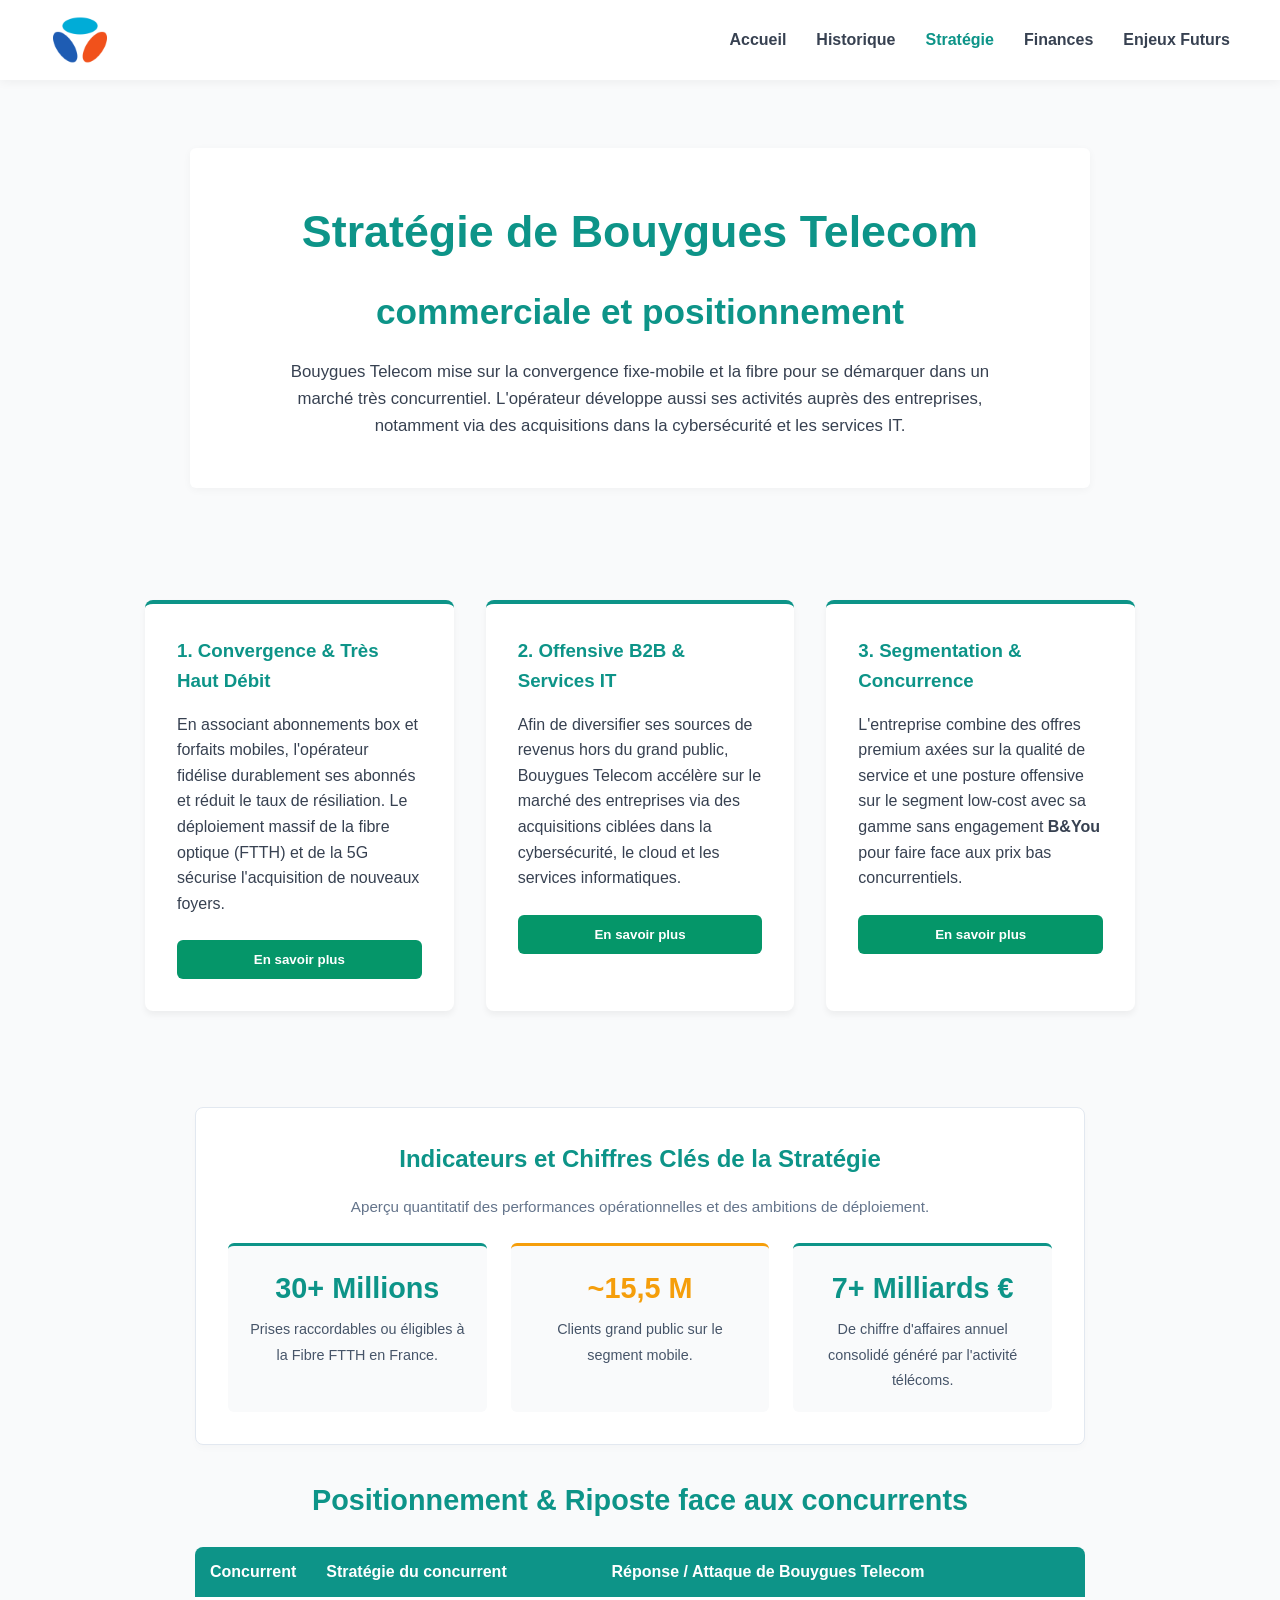
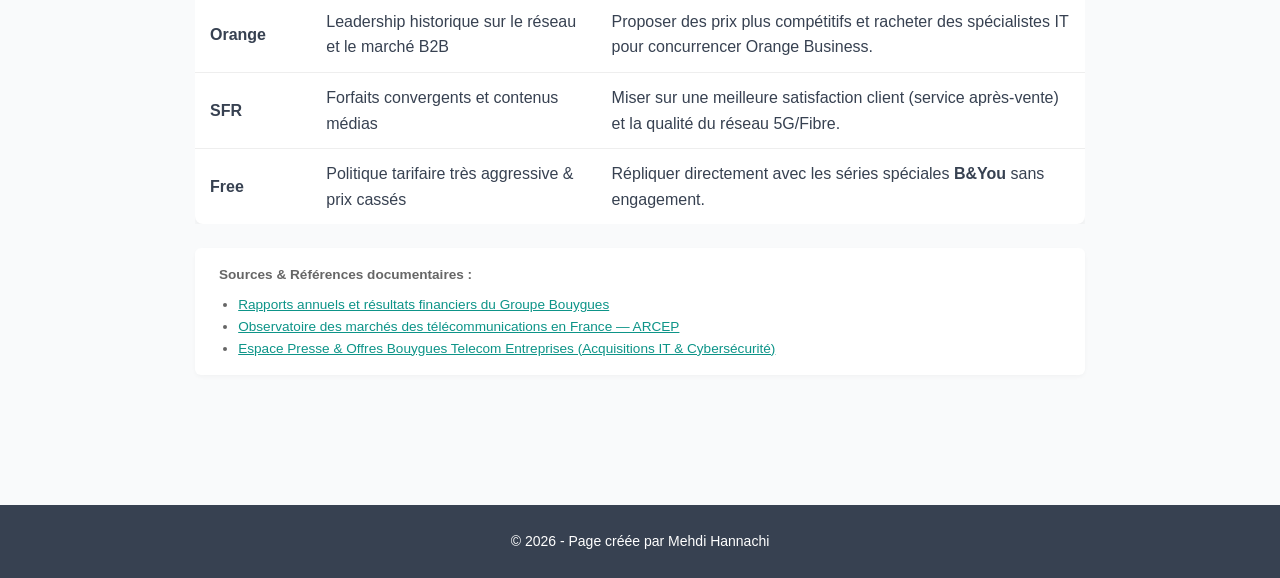
<file: strategie.html>
<!DOCTYPE html>
<html lang="fr">
<head>
    <meta charset="UTF-8">
    <meta name="viewport" content="width=device-width, initial-scale=1.0">
    <title>Stratégie - Bouygues Telecom</title>
    <link rel="stylesheet" href="style.css">
    <link rel="icon" type="image/x-icon" href="./Bouygues.ico">
</head>
<body>

    <header>
        <div class="logo">
            <img src="./bouygues-telecom-logo.png" width="60" height="60" alt="Logo Bouygues Telecom">
        </div>
        <nav>
            <ul>
                <li><a href="index.html">Accueil</a></li>
                <li><a href="histoire.html">Historique</a></li>
                <li><a href="strategie.html" class="active">Stratégie</a></li>
                <li><a href="finances.html">Finances</a></li>
                <li><a href="enjeux.html">Enjeux Futurs</a></li>
            </ul>
        </nav>
    </header>

    <main>
        <!-- Section Introduction (Carte blanche sur fond clair) -->
        <section style="background-color: var(--bg-light); padding: 3rem 1rem; text-align: center;">
            <div style="background-color: #ffffff; max-width: 900px; margin: 0 auto; padding: 3rem 2rem; border-radius: 6px; box-shadow: 0 2px 8px rgba(0, 0, 0, 0.04);">
                <h1 style="color: var(--primary-color); font-size: 2.8rem; margin-bottom: 1rem; font-weight: 700;">
                    Stratégie de Bouygues Telecom
                </h1>
                <h2 style="color: var(--primary-color); font-size: 2.2rem; margin-bottom: 1.2rem; font-weight: 700;">
                    commerciale et positionnement
                </h2>
                <p style="color: var(--text-color); font-size: 1.05rem; max-width: 750px; margin: 0 auto; line-height: 1.6;">
                    Bouygues Telecom mise sur la convergence fixe-mobile et la fibre pour se démarquer dans un marché très concurrentiel. L'opérateur développe aussi ses activités auprès des entreprises, notamment via des acquisitions dans la cybersécurité et les services IT.
                </p>
            </div>
        </section>

        <!-- Grille de cartes 1, 2 et 3 -->
        <div class="intro-cards">
            
            <!-- Carte 1 -->
            <div class="card">
                <h3>1. Convergence & Très Haut Débit</h3>
                <p style="margin-bottom: 1.5rem;">En associant abonnements box et forfaits mobiles, l'opérateur fidélise durablement ses abonnés et réduit le taux de résiliation. Le déploiement massif de la fibre optique (FTTH) et de la 5G sécurise l'acquisition de nouveaux foyers.</p>
                
                <button class="btn" style="cursor: pointer; border: none; width: 100%; text-align: center;" onclick="toggleDetails('details-1')">
                    En savoir plus
                </button>
                
                <div id="details-1" style="display: none; background-color: var(--bg-light); border-left: 3px solid var(--accent-color); padding: 0.8rem; font-size: 0.9rem; border-radius: 4px; margin-top: 1rem;">
                    <strong>Détails & Chiffres clés :</strong>
                    <ul style="margin-top: 0.5rem; margin-left: 1.2rem; line-height: 1.5;">
                        <li><strong>Parc Fibre :</strong> Plus de 3,5 millions d'abonnés FTTH raccordés.</li>
                        <li><strong>ARPU (Revenu moyen) :</strong> Augmentation régulière du revenu par abonné fixe (+2€/mois grâce aux offres Bbox Mustang et Wi-Fi 6E/7).</li>
                        <li><strong>Fidélisation :</strong> Un client convergent (Box + Mobile) résilie 2 fois moins qu'un client mobile seul.</li>
                    </ul>
                </div>
            </div>

            <!-- Carte 2 -->
            <div class="card">
                <h3>2. Offensive B2B & Services IT</h3>
                <p style="margin-bottom: 1.5rem;">Afin de diversifier ses sources de revenus hors du grand public, Bouygues Telecom accélère sur le marché des entreprises via des acquisitions ciblées dans la cybersécurité, le cloud et les services informatiques.</p>
                
                <button class="btn" style="cursor: pointer; border: none; width: 100%; text-align: center;" onclick="toggleDetails('details-2')">
                    En savoir plus
                </button>

                <div id="details-2" style="display: none; background-color: var(--bg-light); border-left: 3px solid var(--accent-color); padding: 0.8rem; font-size: 0.9rem; border-radius: 4px; margin-top: 1rem;">
                    <strong>Détails & Chiffres clés :</strong>
                    <ul style="margin-top: 0.5rem; margin-left: 1.2rem; line-height: 1.5;">
                        <li><strong>Part de marché B2B :</strong> Ambition d'atteindre 20 % du marché des entreprises d'ici fin 2026.</li>
                        <li><strong>Acquisitions stratégiques :</strong> Intégration de filiales dédiées au Cloud géré et à la cybersécurité.</li>
                        <li><strong>Chiffre d'affaires IT :</strong> Croissance annuelle à deux chiffres sur le segment des services managés.</li>
                    </ul>
                </div>
            </div>

            <!-- Carte 3 -->
            <div class="card">
                <h3>3. Segmentation & Concurrence</h3>
                <p style="margin-bottom: 1.5rem;">L'entreprise combine des offres premium axées sur la qualité de service et une posture offensive sur le segment low-cost avec sa gamme sans engagement <strong>B&You</strong> pour faire face aux prix bas concurrentiels.</p>
                
                <button class="btn" style="cursor: pointer; border: none; width: 100%; text-align: center;" onclick="toggleDetails('details-3')">
                    En savoir plus
                </button>

                <div id="details-3" style="display: none; background-color: var(--bg-light); border-left: 3px solid var(--accent-color); padding: 0.8rem; font-size: 0.9rem; border-radius: 4px; margin-top: 1rem;">
                    <strong>Détails & Chiffres clés :</strong>
                    <ul style="margin-top: 0.5rem; margin-left: 1.2rem; line-height: 1.5;">
                        <li><strong>Parc Mobile :</strong> Plus de 15 millions de clients mobiles enregistrés.</li>
                        <li><strong>Rôle de B&You :</strong> Servir de bouclier tarifaire face aux offres agressives de la concurrence sans dégrader la valeur de la marque principale.</li>
                        <li><strong>Réseau 5G :</strong> Plus de 12 000 communes déjà ouvertes en 5G en France.</li>
                    </ul>
                </div>
            </div>

        </div>

        <!-- Section Chiffres clés -->
        <section style="max-width: 1000px; margin: 2rem auto; padding: 0 5%;">
            <div style="background-color: #ffffff; border: 1px solid #e2e8f0; border-radius: 8px; padding: 2rem; box-shadow: 0 4px 6px rgba(0,0,0,0.02);">
                <h3 style="color: var(--primary-color); margin-bottom: 1rem; text-align: center; font-size: 1.5rem;">
                    Indicateurs et Chiffres Clés de la Stratégie
                </h3>
                <p style="text-align: center; color: #64748b; margin-bottom: 1.5rem; font-size: 0.95rem;">
                    Aperçu quantitatif des performances opérationnelles et des ambitions de déploiement.
                </p>
                
                <div style="display: flex; gap: 1.5rem; flex-wrap: wrap; justify-content: space-around; text-align: center;">
                    <div style="flex: 1; min-width: 200px; background: var(--bg-light); padding: 1.2rem; border-radius: 6px; border-top: 3px solid var(--primary-color);">
                        <span style="font-size: 1.8rem; font-weight: bold; color: var(--primary-color); display: block; margin-bottom: 0.3rem;">30+ Millions</span>
                        <span style="font-size: 0.9rem; color: #475569;">Prises raccordables ou éligibles à la Fibre FTTH en France.</span>
                    </div>

                    <div style="flex: 1; min-width: 200px; background: var(--bg-light); padding: 1.2rem; border-radius: 6px; border-top: 3px solid var(--accent-color);">
                        <span style="font-size: 1.8rem; font-weight: bold; color: var(--accent-color); display: block; margin-bottom: 0.3rem;">~15,5 M</span>
                        <span style="font-size: 0.9rem; color: #475569;">Clients grand public sur le segment mobile.</span>
                    </div>

                    <div style="flex: 1; min-width: 200px; background: var(--bg-light); padding: 1.2rem; border-radius: 6px; border-top: 3px solid var(--primary-color);">
                        <span style="font-size: 1.8rem; font-weight: bold; color: var(--primary-color); display: block; margin-bottom: 0.3rem;">7+ Milliards €</span>
                        <span style="font-size: 0.9rem; color: #475569;">De chiffre d'affaires annuel consolidé généré par l'activité télécoms.</span>
                    </div>
                </div>
            </div>
        </section>

        <!-- Section Tableau Comparatif -->
        <section style="max-width: 1000px; margin: 0 auto 3rem auto; padding: 0 5%;">
            <h3 style="color: var(--primary-color); text-align: center; margin-bottom: 1.5rem; font-size: 1.8rem;">
                Positionnement & Riposte face aux concurrents
            </h3>
            
            <div style="overflow-x: auto;">
                <table style="width: 100%; border-collapse: collapse; background: #fff; box-shadow: 0 4px 6px rgba(0, 0, 0, 0.05); border-radius: 8px; overflow: hidden;">
                    <thead>
                        <tr style="background-color: var(--primary-color); color: white; text-align: left;">
                            <th style="padding: 12px 15px;">Concurrent</th>
                            <th style="padding: 12px 15px;">Stratégie du concurrent</th>
                            <th style="padding: 12px 15px;">Réponse / Attaque de Bouygues Telecom</th>
                        </tr>
                    </thead>
                    <tbody>
                        <tr style="border-bottom: 1px solid #eee;">
                            <td style="padding: 12px 15px;"><strong>Orange</strong></td>
                            <td style="padding: 12px 15px;">Leadership historique sur le réseau et le marché B2B</td>
                            <td style="padding: 12px 15px;">Proposer des prix plus compétitifs et racheter des spécialistes IT pour concurrencer Orange Business.</td>
                        </tr>
                        <tr style="border-bottom: 1px solid #eee;">
                            <td style="padding: 12px 15px;"><strong>SFR</strong></td>
                            <td style="padding: 12px 15px;">Forfaits convergents et contenus médias</td>
                            <td style="padding: 12px 15px;">Miser sur une meilleure satisfaction client (service après-vente) et la qualité du réseau 5G/Fibre.</td>
                        </tr>
                        <tr>
                            <td style="padding: 12px 15px;"><strong>Free</strong></td>
                            <td style="padding: 12px 15px;">Politique tarifaire très aggressive & prix cassés</td>
                            <td style="padding: 12px 15px;">Répliquer directement avec les séries spéciales <strong>B&You</strong> sans engagement.</td>
                        </tr>
                    </tbody>
                </table>
            </div>

            <!-- Bloc Sources intégrées avec Liens cliquables -->
            <div style="margin-top: 1.5rem; background: #fff; padding: 1rem 1.5rem; border-radius: 6px; font-size: 0.85rem; color: #666; box-shadow: 0 2px 4px rgba(0,0,0,0.03);">
                <strong>Sources & Références documentaires :</strong>
                <ul style="margin-top: 0.5rem; margin-left: 1.2rem; line-height: 1.6;">
                    <li>
                        <a href="https://www.bouygues.com/resultats-financiers/" target="_blank" style="color: var(--primary-color); text-decoration: underline;">
                            Rapports annuels et résultats financiers du Groupe Bouygues
                        </a>
                    </li>
                    <li>
                        <a href="https://www.arcep.fr/cartes-et-donnees/nos-publications-chiffrees/observatoire-des-marches-des-communications-electroniques-en-france.html" target="_blank" style="color: var(--primary-color); text-decoration: underline;">
                            Observatoire des marchés des télécommunications en France — ARCEP
                        </a>
                    </li>
                    <li>
                        <a href="https://www.bouyguestelecom-entreprises.fr/" target="_blank" style="color: var(--primary-color); text-decoration: underline;">
                            Espace Presse & Offres Bouygues Telecom Entreprises (Acquisitions IT & Cybersécurité)
                        </a>
                    </li>
                </ul>
            </div>
        </section>
    </main>

    <footer>
        <p>&copy; 2026 - Page créée par Mehdi Hannachi</p>
    </footer>

    <!-- Script JavaScript pour l'accordéon -->
    <script>
        function toggleDetails(id) {
            var element = document.getElementById(id);
            if (element.style.display === "none") {
                element.style.display = "block";
            } else {
                element.style.display = "none";
            }
        }
    </script>

</body>
</html>
</file>
<file: style.css>
head {
      <link rel="icon" type="image/x-icon" href="./Bouygues.ico">
  }

:root {
  --primary-color: #0D9488;   
  --secondary-color: #059669; 
  --accent-color: #F59E0B;    
  --neutral-color: #374151;   
  --text-color: #374151;      
  --bg-light: #F9FAFB;        
}

* {
  margin: 0;
  padding: 0;
  box-sizing: border-box;
}

body {
  font-family: 'Segoe UI', Tahoma, Geneva, Verdana, sans-serif;
  color: var(--text-color);
  background-color: var(--bg-light);
  line-height: 1.6;
}

header {
  background: #fff;
  box-shadow: 0 2px 5px rgba(0, 0, 0, 0.1);
  display: flex;
  justify-content: space-between;
  align-items: center;
  padding: 1rem 5%;
  position: sticky;
  top: 0;
  z-index: 1000;
}

header .logo h1 {
  color: var(--primary-color);
  font-size: 1.8rem;
}

header .logo span {
  color: var(--accent-color);
}

nav ul {
  list-style: none;
  display: flex;
  gap: 1.5rem;
}

nav a {
  text-decoration: none;
  color: var(--text-color);
  font-weight: 500;
  transition: color 0.3s;
}

nav a:hover,
nav a.active {
  color: var(--primary-color);
}

.hero {
  background: linear-gradient(135deg, var(--primary-color) 0%, #065f55 100%);
  color: #fff;
  padding: 6rem 2rem;
  text-align: center;
}

.hero h2 {
  font-size: 2.5rem;
  margin-bottom: 1rem;
}

.hero p {
  font-size: 1.2rem;
  max-width: 600px;
  margin: 0 auto 2rem;
}

.btn {
  display: inline-block;
  background: var(--accent-color);
  color: #fff;
  padding: 0.8rem 1.5rem;
  border-radius: 5px;
  text-decoration: none;
  font-weight: 700;
  transition: background 0.3s;
}

.btn:hover {
  background: var(--secondary-color);
}

.intro-cards {
  display: flex;
  justify-content: center;
  gap: 2rem;
  padding: 4rem 5%;
  flex-wrap: wrap;
}

.card {
  background: #fff;
  padding: 2rem;
  border-radius: 8px;
  box-shadow: 0 4px 6px rgba(0, 0, 0, 0.05);
  flex: 1;
  min-width: 250px;
  max-width: 350px;
  border-top: 4px solid var(--primary-color);
}

.card h3 {
  margin-bottom: 1rem;
  color: var(--primary-color);
}

footer {
  text-align: center;
  padding: 2rem;
  background-color: var(--neutral-color);
  color: #ccc;
  margin-top: 2rem;
}

:root {
  --primary: #0d9488; 
  --secondary: #059669; 
  --accent: #f59e0b; 
  --neutral: #374151; 
  --bg-light: #f9fafb; 
}

body {
  font-family: "Carlito", sans-serif;
  background-color: var(--bg-light);
  color: var(--neutral);
  margin: 0;
  padding: 0;
  line-height: 1.6;
}

h1, h2, h3, h4, h5, h6 {
  font-family: "Bahnschrift", sans-serif;
  color: var(--primary);
  margin-bottom: 1rem;
}

header {
  position: fixed;
  top: 0;
  width: 100%;
  height: 80px;
  background-color: #ffffff;
  box-shadow: 0 2px 10px rgba(0, 0, 0, 0.05);
  display: flex;
  justify-content: space-between;
  align-items: center;
  padding: 0 50px;
  z-index: 1000;
  box-sizing: border-box;
}

.logo {
  font-family: "Bahnschrift", sans-serif;
  font-size: 24px;
  color: var(--primary);
  font-weight: bold;
  display: flex;
  align-items: center;
}

nav ul {
  list-style: none;
  display: flex;
  gap: 30px;
  margin: 0;
  padding: 0;
}

nav ul li a {
  color: var(--neutral);
  text-decoration: none;
  font-weight: 600;
}

nav ul li a:hover {
  color: var(--primary);
  text-decoration: underline;
}

.lang-selector {
  padding: 5px 10px;
  border: 1px solid var(--neutral);
  border-radius: 4px;
  font-family: "Carlito", sans-serif;
  color: var(--neutral);
}

main {
  margin-top: 100px; 
  padding: 0 50px 50px 50px;
  max-width: 1200px;
  margin-left: auto;
  margin-right: auto;
}

.breadcrumbs {
  margin-bottom: 20px;
  font-size: 14px;
}

.breadcrumbs a {
  color: var(--primary);
  text-decoration: none;
}

.breadcrumbs a:hover {
  text-decoration: underline;
}

.hero {
  position: relative;
  width: 100%;
  height: 100vh;
  height: 100svh;
  background: url("./Bouyguesbatiment.jpg") center/cover no-repeat;    center/cover no-repeat;
  border-radius: 8px;
  display: flex;
  align-items: center;
  justify-content: flex-start;
  padding: 40px;
  box-sizing: border-box;
  border-radius: 0;
  margin-bottom: 60px;
}

.hero-message {
  background: rgba(255, 255, 255, 0.9);
  padding: 30px;
  border-radius: 8px;
  max-width: 500px;
}

.hero-message h1 {
  margin-top: 0;
}

.hero-message p {
  font-size: 18px;
  margin-bottom: 20px;
}

.btn {
  display: inline-block;
  padding: 12px 24px;
  background-color: var(--secondary);
  color: #ffffff;
  text-decoration: none;
  border-radius: 6px;
  font-weight: bold;
  transition:
    box-shadow 0.3s ease,
    background-color 0.3s ease;
}

.btn:hover {
  box-shadow: 0 6px 12px rgba(0, 0, 0, 0.15); 
  text-decoration: none;
  background-color: #047857;
}

a.text-link {
  color: var(--primary);
  text-decoration: none;
  font-weight: 600;
}

a.text-link:hover {
  text-decoration: underline;
}

.key-figures-container {
  display: flex;
  gap: 30px;
  margin-bottom: 60px;
}

.figure-card {
  flex: 1;
  background-color: #ffffff;
  padding: 30px;
  border-radius: 8px;
  box-shadow: 0 2px 8px rgba(0, 0, 0, 0.05);
  text-align: center;
  border-top: 4px solid var(--accent);
}

.figure-card .number {
  font-family: "Bahnschrift", sans-serif;
  font-size: 42px;
  color: var(--primary);
  font-weight: bold;
  margin-bottom: 10px;
}

.news-carousel {
  display: flex;
  justify-content: center;
  align-items: center;
  gap: 20px;
}

.news-item {
  width: 320px;
  background-color: #ffffff;
  border-radius: 8px;
  padding: 20px;
  box-shadow: 0 2px 8px rgba(0, 0, 0, 0.05);
}

img.news-img {
  width: 100%;
  height: 320px;
  border-radius: 8px;
  transition: transform 0.3s ease;
  margin-bottom: 15px;
}

.news-item:hover img.news-img {
  transform: scale(1.05); 
}

footer {
  background-color: var(--neutral);
  color: #ffffff;
  text-align: center;
  padding: 25px 0;
  font-size: 14px;
}

footer a {
  color: #ffffff;
  text-decoration: none;
  margin: 0 15px;
}

footer a:hover {
  text-decoration: underline;
  color: var(--accent);
}
</file>
<file: finances.css>
:root {
  --primary: #0d9488;
  --secondary: #059669;
  --accent: #f59e0b;
  --neutral: #374151;
  --bg-light: #f9fafb;
}

body {
  font-family: "Carlito", sans-serif;
  background-color: var(--bg-light);
  color: var(--neutral);
  margin: 0;
  padding: 0;
  line-height: 1.6;
}

h1, h2, h3, h4, h5, h6 {
  font-family: "Bahnschrift", sans-serif;
  color: var(--primary);
  margin-bottom: 1rem;
}

header {
  position: fixed;
  top: 0;
  width: 100%;
  height: 80px;
  background-color: #ffffff;
  box-shadow: 0 2px 10px rgba(0, 0, 0, 0.05);
  display: flex;
  justify-content: space-between;
  align-items: center;
  padding: 0 50px;
  z-index: 1000;
  box-sizing: border-box;
}

.logo {
  font-family: "Bahnschrift", sans-serif;
  font-size: 24px;
  color: var(--primary);
  font-weight: bold;
  display: flex;
  align-items: center;
}

.logo-img {
  height: 50px;
  width: auto;
}

nav ul {
  list-style: none;
  display: flex;
  gap: 30px;
  margin: 0;
  padding: 0;
}

nav ul li a {
  color: var(--neutral);
  text-decoration: none;
  font-weight: 600;
}

nav a:hover,
nav a.active {
  color: var(--primary);
}

nav ul li a:hover {
  color: var(--primary);
  text-decoration: underline;
}

.lang-selector {
  padding: 5px 10px;
  border: 1px solid var(--neutral);
  border-radius: 4px;
  font-family: "Carlito", sans-serif;
  color: var(--neutral);
}

main {
  margin-top: 100px;
  padding: 0 50px 50px 50px;
  max-width: 1200px;
  margin-left: auto;
  margin-right: auto;
}

.breadcrumbs {
  margin-bottom: 20px;
  font-size: 14px;
}

.breadcrumbs a {
  color: var(--primary);
  text-decoration: none;
}

.breadcrumbs a:hover {
  text-decoration: underline;
}

.hero {
  position: relative;
  width: 100%;
  height: 450px;
  background: url("https://cloudfront-eu-central-1.images.arcpublishing.com/infopro/WRHAHRPPHRNG7P7ZY3UWK3AXOY.png")
    center/cover no-repeat;
  border-radius: 8px;
  display: flex;
  align-items: center;
  justify-content: center;
}

.page-finances {
  max-width: 960px;
}

.page-finances h1,
.page-finances h2 {
  text-align: center;
}

.page-finances section {
  margin-bottom: 4rem;
  scroll-margin-top: 100px;
}

.page-finances p {
  max-width: 70ch;
}

.page-finances .intro,
.page-finances .legende-section,
.page-finances .constat {
  text-align: center;
  margin-left: auto;
  margin-right: auto;
}

.page-finances .intro {
  font-size: 1.15rem;
  margin-bottom: 3rem;
}

.page-finances .constat {
  font-weight: 700;
  margin-top: 1.5rem;
}

.page-finances .note {
  font-size: 0.85rem;
  font-style: italic;
  margin: 0.8rem 0 0;
}

.page-finances .note.centre {
  text-align: center;
  margin-left: auto;
  margin-right: auto;
}

.page-finances .key-figures-container {
  flex-wrap: wrap;
  gap: 20px;
}

.page-finances .figure-card {
  min-width: 170px;
  padding: 24px 16px;
}

.page-finances .figure-card .number {
  font-size: 32px;
}

.page-finances .figure-card p {
  margin: 0;
}

.carte {
  background: #fff;
  border-radius: 8px;
  box-shadow: 0 2px 8px rgba(0, 0, 0, 0.05);
  padding: 24px;
}

.graphique {
  margin-top: 1.5rem;
}

.graphique svg {
  width: 100%;
  height: auto;
  display: block;
}

.graphique text {
  font-family: "Carlito", sans-serif;
  font-size: 16px;
  fill: var(--neutral);
}

.graphique .valeur-svg {
  font-weight: 700;
  font-size: 17px;
}

.graphique .axe {
  stroke: #d1d5db;
  stroke-width: 2;
}

.graphique .bar {
  fill: var(--primary);
  transition: opacity 0.2s ease;
}

.graphique .bar-actuelle {
  fill: var(--accent);
}

.graphique .bar:hover {
  opacity: 0.75;
}

.croissance {
  display: flex;
  justify-content: center;
  gap: 16px;
  flex-wrap: wrap;
  margin-top: 1.5rem;
}

.puce {
  display: flex;
  flex-direction: column;
  align-items: center;
  background: #fff;
  border-top: 4px solid var(--accent);
  border-radius: 8px;
  box-shadow: 0 2px 8px rgba(0, 0, 0, 0.05);
  padding: 12px 28px;
}

.puce-annee {
  font-size: 0.9rem;
}

.puce-valeur {
  font-family: "Bahnschrift", sans-serif;
  font-size: 1.6rem;
  font-weight: bold;
  color: var(--primary);
}

.duo {
  display: flex;
  gap: 24px;
  flex-wrap: wrap;
  margin-top: 2rem;
}

.carte-donut {
  flex: 1;
  min-width: 240px;
  text-align: center;
}

.carte-entonnoir {
  flex: 2;
  min-width: 300px;
}

.carte-entonnoir h3 {
  font-size: 1.1rem;
  margin-top: 0;
}

.donut {
  width: 160px;
  height: 160px;
  margin: 0 auto 1rem;
  border-radius: 50%;
  background: conic-gradient(var(--accent) calc(var(--p) * 1%), #e5e7eb 0);
  display: grid;
  place-items: center;
}

.donut span {
  width: 110px;
  height: 110px;
  border-radius: 50%;
  background: #fff;
  display: grid;
  place-items: center;
  font-family: "Bahnschrift", sans-serif;
  font-size: 1.6rem;
  font-weight: bold;
  color: var(--primary);
}

.legende-carte {
  font-size: 0.95rem;
  margin: 0 auto;
}

.barre {
  display: flex;
  align-items: center;
  gap: 1rem;
  margin-bottom: 1rem;
}

.etiquette {
  width: 9.5rem;
  font-weight: 700;
  font-size: 0.95rem;
}

.piste {
  flex: 1;
  background: var(--bg-light);
  border-radius: 4px;
}

.remplissage {
  height: 1.6rem;
  background: var(--primary);
  border-radius: 4px;
}

.remplissage-accent {
  background: var(--accent);
}

.montant {
  width: 5.5rem;
  text-align: right;
  font-size: 0.95rem;
}

.page-finances details {
  background: #fff;
  border-radius: 8px;
  box-shadow: 0 2px 8px rgba(0, 0, 0, 0.05);
  padding: 1rem 1.5rem;
  margin-top: 1.5rem;
}

.page-finances summary {
  cursor: pointer;
  font-weight: 700;
  color: var(--primary);
}

.page-finances details[open] summary {
  margin-bottom: 1rem;
}

.page-finances table {
  width: 100%;
  border-collapse: collapse;
}

.page-finances caption {
  text-align: left;
  font-style: italic;
  padding-bottom: 0.5rem;
}

.page-finances th,
.page-finances td {
  padding: 0.7rem 0.8rem;
  text-align: left;
  border-bottom: 1px solid #e5e7eb;
}

.page-finances th {
  background: var(--primary);
  color: #fff;
}

.page-finances tbody tr:hover {
  background: var(--bg-light);
}

.page-finances dt {
  font-weight: 700;
  color: var(--primary);
  margin-top: 0.8rem;
}

.page-finances dd {
  margin-left: 0;
}

.page-finances ul {
  padding-left: 1.5rem;
}

.page-finances li {
  margin-bottom: 0.5rem;
}

.stats {
  display: grid;
  grid-template-columns: repeat(auto-fit, minmax(220px, 1fr));
  gap: 20px;
  margin-top: 2rem;
}

.stat {
  background: #fff;
  border-radius: 12px;
  box-shadow: 0 2px 8px rgba(0, 0, 0, 0.05);
  padding: 24px;
  text-align: center;
  border-bottom: 4px solid var(--accent);
  transition: transform 0.3s ease, box-shadow 0.3s ease;
}

.stat:hover {
  transform: translateY(-4px);
  box-shadow: 0 8px 18px rgba(0, 0, 0, 0.1);
}

.stat-icone {
  width: 56px;
  height: 56px;
  margin: 0 auto 14px;
  border-radius: 50%;
  background: #ccfbf1;
  display: grid;
  place-items: center;
}

.stat-icone svg {
  width: 28px;
  height: 28px;
  fill: var(--primary);
}

.stat-icone svg .trait {
  fill: none;
  stroke: var(--primary);
  stroke-width: 2;
  stroke-linecap: round;
  stroke-linejoin: round;
}

.stat-chiffre {
  font-family: "Bahnschrift", sans-serif;
  font-size: 2.4rem;
  font-weight: bold;
  color: var(--primary);
  line-height: 1.1;
  margin-bottom: 6px;
}

.stat-titre {
  font-weight: 700;
}

.stat-detail {
  font-size: 0.9rem;
  margin-top: 4px;
}

footer {
  background-color: var(--neutral);
  color: #ffffff;
  text-align: center;
  padding: 25px 0;
  font-size: 14px;
}

footer a {
  color: #ffffff;
  text-decoration: none;
  margin: 0 15px;
}

footer a:hover {
  text-decoration: underline;
  color: var(--accent);
}
</file>
